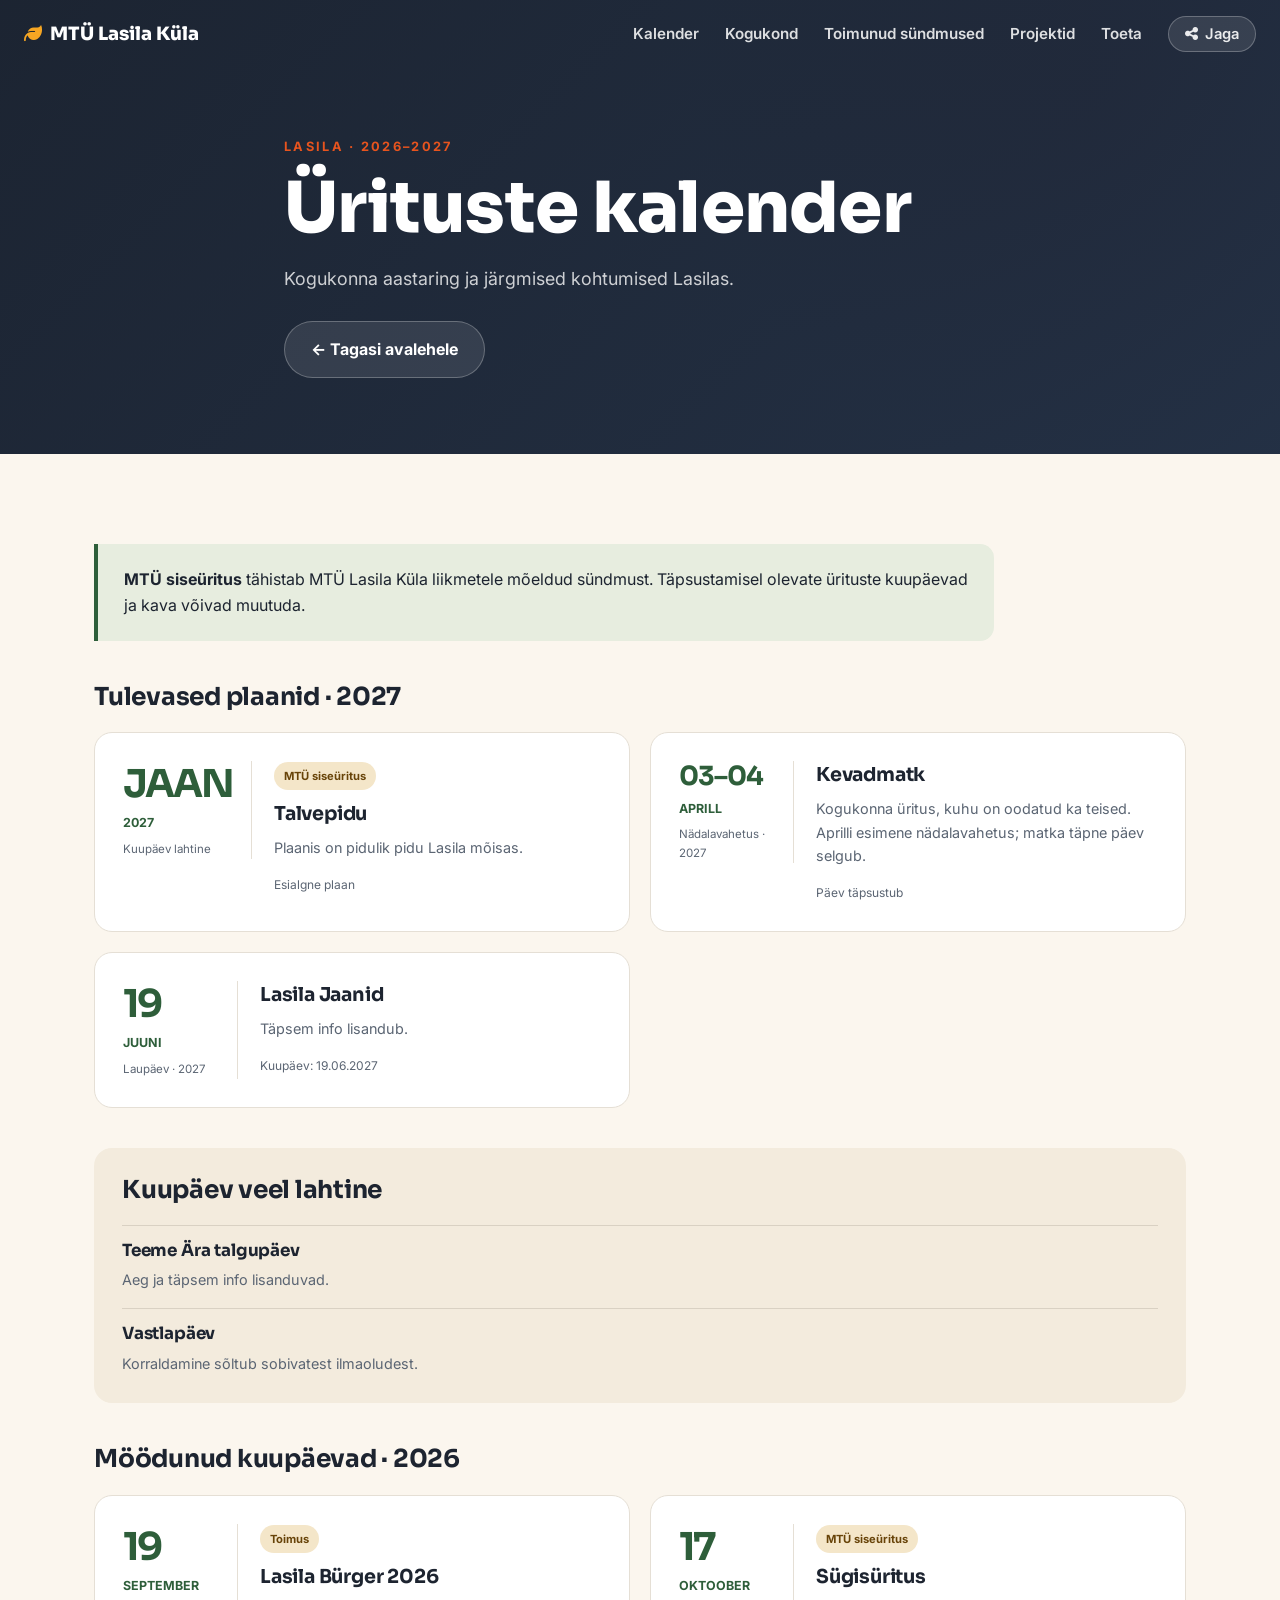
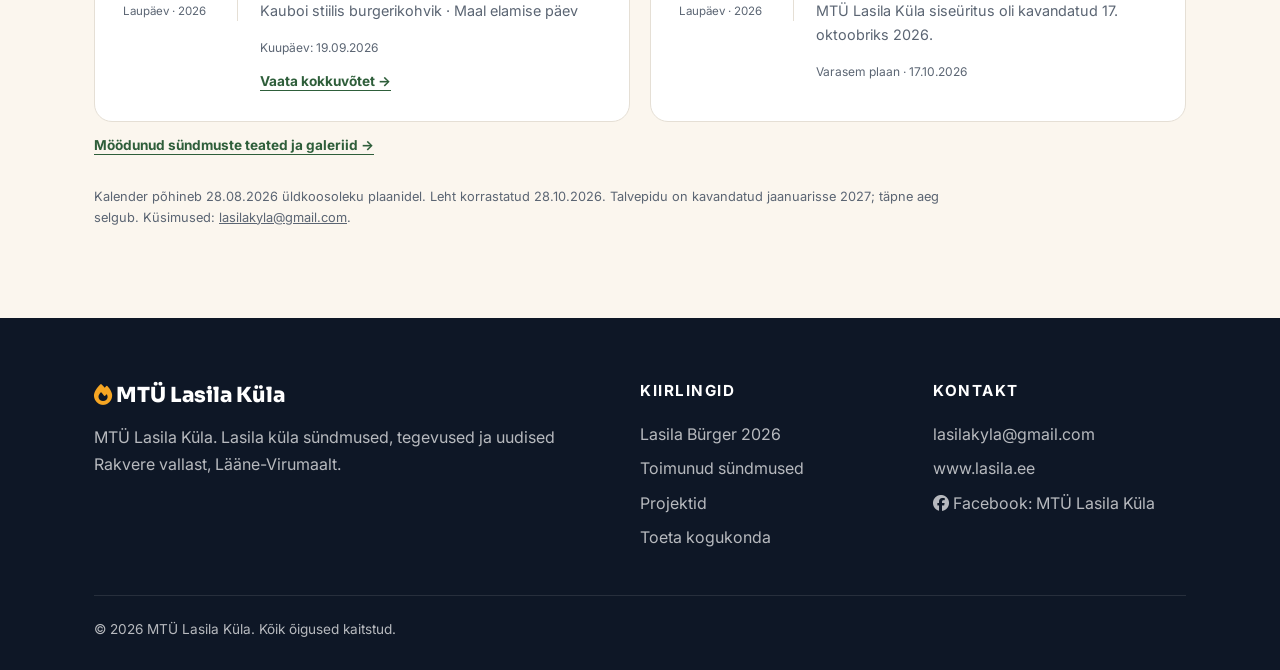
<file: kalender/index.html>
<!DOCTYPE html>
<html lang="et">
<head>
  <script data-goatcounter="https://lasila.goatcounter.com/count"
          async src="https://gc.zgo.at/count.js"></script>

  <meta charset="UTF-8" />
  <meta http-equiv="Cache-Control" content="no-cache, no-store, must-revalidate" />
  <meta http-equiv="Pragma" content="no-cache" />
  <meta http-equiv="Expires" content="0" />
  <meta name="viewport" content="width=device-width, initial-scale=1.0" />
  <title>Ürituste kalender · MTÜ Lasila Küla</title>
  <meta name="description" content="Lasila ürituste kalender 2026–2027. Kogukonna sündmused ja eraldi märgitud MTÜ siseüritused." />
  <meta name="robots" content="index, follow" />
  <link rel="canonical" href="https://www.lasila.ee/kalender/" />
  <link rel="icon" href="../favicon.svg" type="image/svg+xml" />
  <link rel="apple-touch-icon" href="../favicon.svg" />

  <meta property="og:type" content="website" />
  <meta property="og:title" content="Ürituste kalender · MTÜ Lasila Küla" />
  <meta property="og:description" content="Lasila kogukonna üritused ja MTÜ siseüritused 2026–2027." />
  <meta property="og:url" content="https://www.lasila.ee/kalender/" />
  <meta property="og:image" content="https://www.lasila.ee/images/jaanituli.jpg" />
  <meta property="og:locale" content="et_EE" />
  <meta property="og:site_name" content="MTÜ Lasila Küla" />

  <meta name="twitter:card" content="summary_large_image" />
  <meta name="twitter:title" content="Ürituste kalender · MTÜ Lasila Küla" />
  <meta name="twitter:description" content="Lasila kogukonna üritused ja MTÜ siseüritused 2026–2027." />
  <meta name="twitter:image" content="https://www.lasila.ee/images/jaanituli.jpg" />

  <link rel="preconnect" href="https://fonts.googleapis.com" />
  <link rel="preconnect" href="https://fonts.gstatic.com" crossorigin />
  <link href="https://fonts.googleapis.com/css2?family=Sora:wght@600;700;800&family=Inter:wght@400;500;600;700&display=swap" rel="stylesheet" />
  <link rel="stylesheet" href="https://cdn.jsdelivr.net/npm/@fortawesome/fontawesome-free@6.5.2/css/all.min.css" />
  <link rel="stylesheet" href="../css/style-20260820.css" />
  <link rel="stylesheet" href="../css/kalender-20260907.css" />
  <link rel="stylesheet" href="../css/projektid-20261028.css" />
</head>
<body>
  <nav class="nav" id="nav">
    <a href="../" class="nav__brand"><i class="fa-solid fa-leaf flame"></i> <span class="brand-full">MTÜ Lasila Küla</span><span class="brand-short">Lasila Küla</span></a>
    <div class="nav__links">
      <a href="./" aria-current="page">Kalender</a>
      <a href="../#kogukond">Kogukond</a>
      <a href="../toimunud-sundmused/">Toimunud sündmused</a>
      <a href="../projektid/">Projektid</a>
      <a href="../#annetus">Toeta</a>
      <button class="nav__share" id="share-btn" type="button" aria-label="Jaga lehte"><i class="fa-solid fa-share-nodes"></i> Jaga</button>
    </div>
    <button class="nav__burger" id="burger" aria-label="Menüü"><i class="fa-solid fa-bars"></i></button>
  </nav>

  <header class="subpage-hero"><div class="wrap subpage-hero__inner"><span class="eyebrow">Lasila · 2026–2027</span><h1>Ürituste kalender</h1><p>Kogukonna aastaring ja järgmised kohtumised Lasilas.</p><div class="subpage-actions"><a href="../" class="btn btn--ghost">← Tagasi avalehele</a></div></div></header>
  <main class="section section--cream"><div class="wrap">
    <p class="cal-note"><strong>MTÜ siseüritus</strong> tähistab MTÜ Lasila Küla liikmetele mõeldud sündmust. Täpsustamisel olevate ürituste kuupäevad ja kava võivad muutuda.</p>
    <section class="cal-season"><h2>Tulevased plaanid · 2027</h2><div class="cal-grid">
      <article class="cal-card"><div class="cal-date"><strong>JAAN</strong><span>2027</span><small>Kuupäev lahtine</small></div><div class="cal-body"><span class="cal-badge">MTÜ siseüritus</span><h3>Talvepidu</h3><p>Plaanis on pidulik pidu Lasila mõisas.</p><p class="cal-status">Esialgne plaan</p></div></article>
      <article class="cal-card"><div class="cal-date"><strong class="cal-range">03–04</strong><span>aprill</span><small>Nädalavahetus · 2027</small></div><div class="cal-body"><h3>Kevadmatk</h3><p>Kogukonna üritus, kuhu on oodatud ka teised. Aprilli esimene nädalavahetus; matka täpne päev selgub.</p><p class="cal-status">Päev täpsustub</p></div></article>
      <article class="cal-card"><div class="cal-date"><strong>19</strong><span>juuni</span><small>Laupäev · 2027</small></div><div class="cal-body"><h3>Lasila Jaanid</h3><p>Täpsem info lisandub.</p><p class="cal-status">Kuupäev: 19.06.2027</p></div></article>
    </div></section>
    <section class="cal-undated"><h2>Kuupäev veel lahtine</h2><div><h3>Teeme Ära talgupäev</h3><p>Aeg ja täpsem info lisanduvad.</p></div><div><h3>Vastlapäev</h3><p>Korraldamine sõltub sobivatest ilmaoludest.</p></div></section>
    <section class="cal-season"><h2>Möödunud kuupäevad · 2026</h2><div class="cal-grid">
      <article class="cal-card"><div class="cal-date"><strong>19</strong><span>september</span><small>Laupäev · 2026</small></div><div class="cal-body"><span class="cal-badge">Toimus</span><h3>Lasila Bürger 2026</h3><p>Kauboi stiilis burgerikohvik · Maal elamise päev</p><p class="cal-status">Kuupäev: 19.09.2026</p><a class="cal-link" href="../toimunud-sundmused/lasila-burger-2026/">Vaata kokkuvõtet →</a></div></article>
      <article class="cal-card"><div class="cal-date"><strong>17</strong><span>oktoober</span><small>Laupäev · 2026</small></div><div class="cal-body"><span class="cal-badge">MTÜ siseüritus</span><h3>Sügisüritus</h3><p>MTÜ Lasila Küla siseüritus oli kavandatud 17. oktoobriks 2026.</p><p class="cal-status">Varasem plaan · 17.10.2026</p></div></article>
    </div></section>
    <p><a class="cal-link" href="../toimunud-sundmused/">Möödunud sündmuste teated ja galeriid →</a></p>
    <p class="cal-source">Kalender põhineb 28.08.2026 üldkoosoleku plaanidel. Leht korrastatud 28.10.2026. Talvepidu on kavandatud jaanuarisse 2027; täpne aeg selgub. Küsimused: <a href="mailto:lasilakyla@gmail.com">lasilakyla@gmail.com</a>.</p>
  </div></main>
  <footer class="footer">
    <div class="wrap">
      <div class="footer__grid">
        <div>
          <div class="footer__brand"><i class="fa-solid fa-fire" style="color:var(--tuli-hele)"></i> MTÜ Lasila Küla</div>
          <p>MTÜ Lasila Küla. Lasila küla sündmused, tegevused ja uudised Rakvere vallast, Lääne-Virumaalt.</p>
        </div>
        <div>
          <h4>Kiirlingid</h4>
          <a href="../toimunud-sundmused/lasila-burger-2026/">Lasila Bürger 2026</a>
          <a href="../toimunud-sundmused/">Toimunud sündmused</a>
          <a href="../projektid/">Projektid</a>
          <a href="../#annetus">Toeta kogukonda</a>
        </div>
        <div>
          <h4>Kontakt</h4>
          <a href="mailto:lasilakyla@gmail.com">lasilakyla@gmail.com</a>
          <a href="https://www.lasila.ee">www.lasila.ee</a>
          <a href="https://www.facebook.com/profile.php?id=100092688721388" target="_blank" rel="noopener"><i class="fa-brands fa-facebook"></i> Facebook: MTÜ Lasila Küla</a>
        </div>
      </div>
      <div class="footer__bottom">
        <span>© 2026 MTÜ Lasila Küla. Kõik õigused kaitstud.</span>
      </div>
    </div>
  </footer>

  <script src="../js/main-20260820.js"></script>
</body>
</html>
</file>
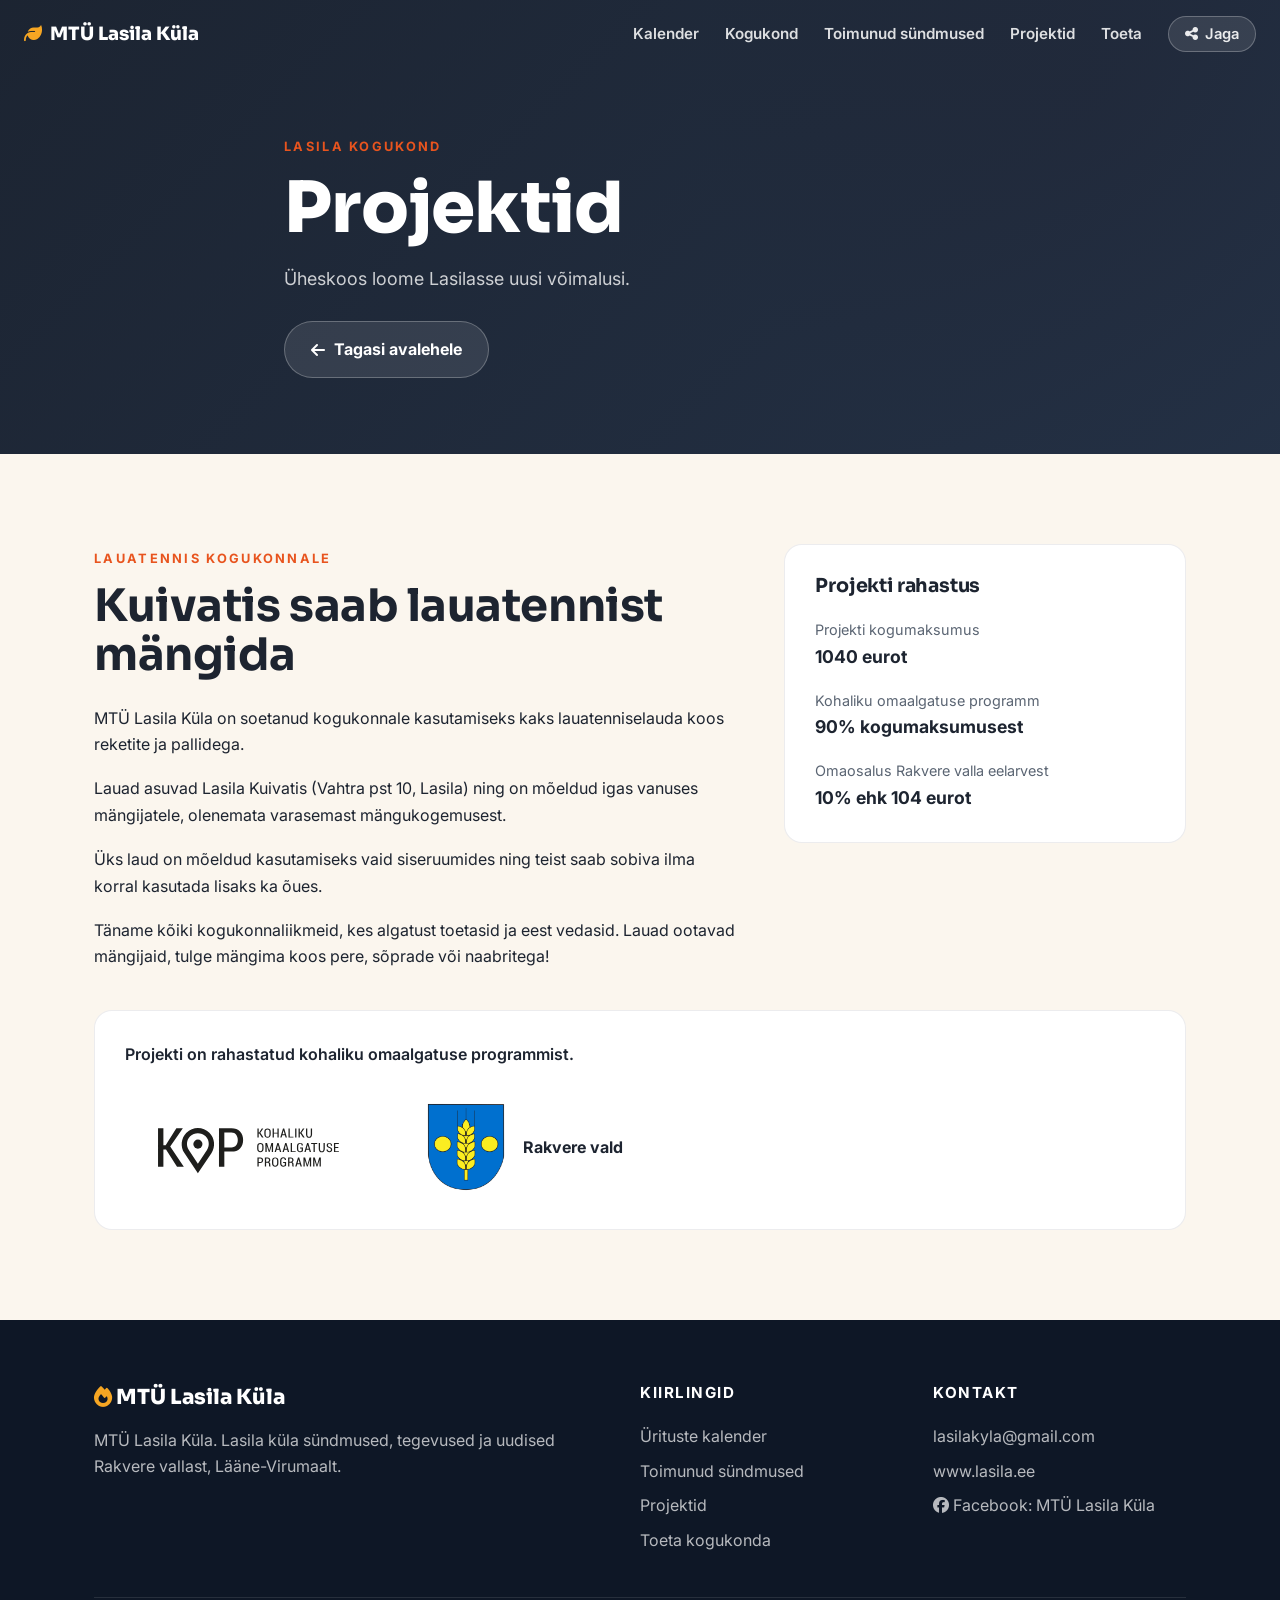
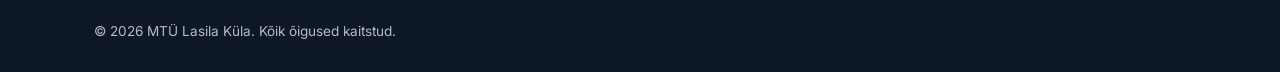
<file: projektid/index.html>
<!DOCTYPE html>
<html lang="et">
<head>
  <script data-goatcounter="https://lasila.goatcounter.com/count" async src="https://gc.zgo.at/count.js"></script>
  <meta charset="UTF-8" />
  <meta name="viewport" content="width=device-width, initial-scale=1.0" />
  <title>Projektid · MTÜ Lasila Küla</title>
  <meta name="description" content="Lasila kogukonna projektid. KOP-i ja Rakvere valla toel soetati Lasila Kuivatisse kaks lauatenniselauda koos reketite ja pallidega." />
  <meta name="robots" content="index, follow" />
  <link rel="canonical" href="https://www.lasila.ee/projektid/" />
  <link rel="icon" href="../favicon.svg" type="image/svg+xml" />
  <meta property="og:type" content="website" />
  <meta property="og:title" content="Projektid · MTÜ Lasila Küla" />
  <meta property="og:description" content="Kuivatis saab lauatennist mängida. Kaks lauatenniselauda kogukonnale KOP-i ja Rakvere valla toel." />
  <meta property="og:url" content="https://www.lasila.ee/projektid/" />
  <meta property="og:locale" content="et_EE" />
  <meta property="og:site_name" content="MTÜ Lasila Küla" />
  <meta name="twitter:card" content="summary" />
  <link rel="preconnect" href="https://fonts.googleapis.com" />
  <link rel="preconnect" href="https://fonts.gstatic.com" crossorigin />
  <link href="https://fonts.googleapis.com/css2?family=Sora:wght@600;700;800&family=Inter:wght@400;500;600;700&display=swap" rel="stylesheet" />
  <link rel="stylesheet" href="https://cdn.jsdelivr.net/npm/@fortawesome/fontawesome-free@6.5.2/css/all.min.css" />
  <link rel="stylesheet" href="../css/style-20260820.css" />
  <link rel="stylesheet" href="../css/projektid-20261028.css" />
</head>
<body>
  <nav class="nav" id="nav" aria-label="Peamenüü">
    <a href="../" class="nav__brand"><i class="fa-solid fa-leaf flame" aria-hidden="true"></i> <span class="brand-full">MTÜ Lasila Küla</span><span class="brand-short">Lasila Küla</span></a>
    <div class="nav__links">
      <a href="../kalender/">Kalender</a>
      <a href="../#kogukond">Kogukond</a>
      <a href="../toimunud-sundmused/">Toimunud sündmused</a>
      <a href="./" aria-current="page">Projektid</a>
      <a href="../#annetus">Toeta</a>
      <button class="nav__share" id="share-btn" type="button" aria-label="Jaga lehte"><i class="fa-solid fa-share-nodes" aria-hidden="true"></i> Jaga</button>
    </div>
    <button class="nav__burger" id="burger" aria-label="Menüü"><i class="fa-solid fa-bars" aria-hidden="true"></i></button>
  </nav>
  <header class="subpage-hero">
    <div class="wrap subpage-hero__inner">
      <span class="eyebrow">Lasila kogukond</span>
      <h1>Projektid</h1>
      <p>Üheskoos loome Lasilasse uusi võimalusi.</p>
      <div class="subpage-actions">
        <a href="../" class="btn btn--ghost"><i class="fa-solid fa-arrow-left" aria-hidden="true"></i> Tagasi avalehele</a>
      </div>
    </div>
  </header>
  <main>
    <section class="section section--cream" aria-labelledby="lauatennis-title">
      <article class="wrap project" id="lauatennis">
        <div class="project__layout">
          <div class="project__body">
            <span class="eyebrow">Lauatennis kogukonnale</span>
            <h2 id="lauatennis-title">Kuivatis saab lauatennist mängida</h2>
            <p>MTÜ Lasila Küla on soetanud kogukonnale kasutamiseks kaks lauatenniselauda koos reketite ja pallidega.</p>
            <p>Lauad asuvad Lasila Kuivatis (Vahtra pst 10, Lasila) ning on mõeldud igas vanuses mängijatele, olenemata varasemast mängukogemusest.</p>
            <p>Üks laud on mõeldud kasutamiseks vaid siseruumides ning teist saab sobiva ilma korral kasutada lisaks ka õues.</p>
            <p>Täname kõiki kogukonnaliikmeid, kes algatust toetasid ja eest vedasid. Lauad ootavad mängijaid, tulge mängima koos pere, sõprade või naabritega!</p>
          </div>
          <aside class="project__funding" aria-labelledby="funding-title">
            <h3 id="funding-title">Projekti rahastus</h3>
            <dl class="project__budget">
              <div><dt>Projekti kogumaksumus</dt><dd>1040 eurot</dd></div>
              <div><dt>Kohaliku omaalgatuse programm</dt><dd>90% kogumaksumusest</dd></div>
              <div><dt>Omaosalus Rakvere valla eelarvest</dt><dd>10% ehk 104 eurot</dd></div>
            </dl>
          </aside>
        </div>
        <div class="project__support">
          <p>Projekti on rahastatud kohaliku omaalgatuse programmist.</p>
          <div class="project__logos">
            <img class="project__kop" src="../images/kop-logo.svg" alt="Kohaliku omaalgatuse programm" width="246" height="104" />
            <a class="project__municipality" href="https://rakverevald.ee/">
              <img src="../images/rakvere-valla-vapp.png" alt="Rakvere valla vapp" width="78" height="88" />
              <span>Rakvere vald</span>
            </a>
          </div>
        </div>
      </article>
    </section>
  </main>
  <footer class="footer">
    <div class="wrap">
      <div class="footer__grid">
        <div>
          <div class="footer__brand"><i class="fa-solid fa-fire" style="color:var(--tuli-hele)" aria-hidden="true"></i> MTÜ Lasila Küla</div>
          <p>MTÜ Lasila Küla. Lasila küla sündmused, tegevused ja uudised Rakvere vallast, Lääne-Virumaalt.</p>
        </div>
        <div>
          <h4>Kiirlingid</h4>
          <a href="../kalender/">Ürituste kalender</a>
          <a href="../toimunud-sundmused/">Toimunud sündmused</a>
          <a href="./" aria-current="page">Projektid</a>
          <a href="../#annetus">Toeta kogukonda</a>
        </div>
        <div>
          <h4>Kontakt</h4>
          <a href="mailto:lasilakyla@gmail.com">lasilakyla@gmail.com</a>
          <a href="https://www.lasila.ee">www.lasila.ee</a>
          <a href="https://www.facebook.com/profile.php?id=100092688721388" target="_blank" rel="noopener"><i class="fa-brands fa-facebook" aria-hidden="true"></i> Facebook: MTÜ Lasila Küla</a>
        </div>
      </div>
      <div class="footer__bottom"><span>© 2026 MTÜ Lasila Küla. Kõik õigused kaitstud.</span></div>
    </div>
  </footer>
  <script src="../js/main-20260820.js"></script>
</body>
</html>
</file>
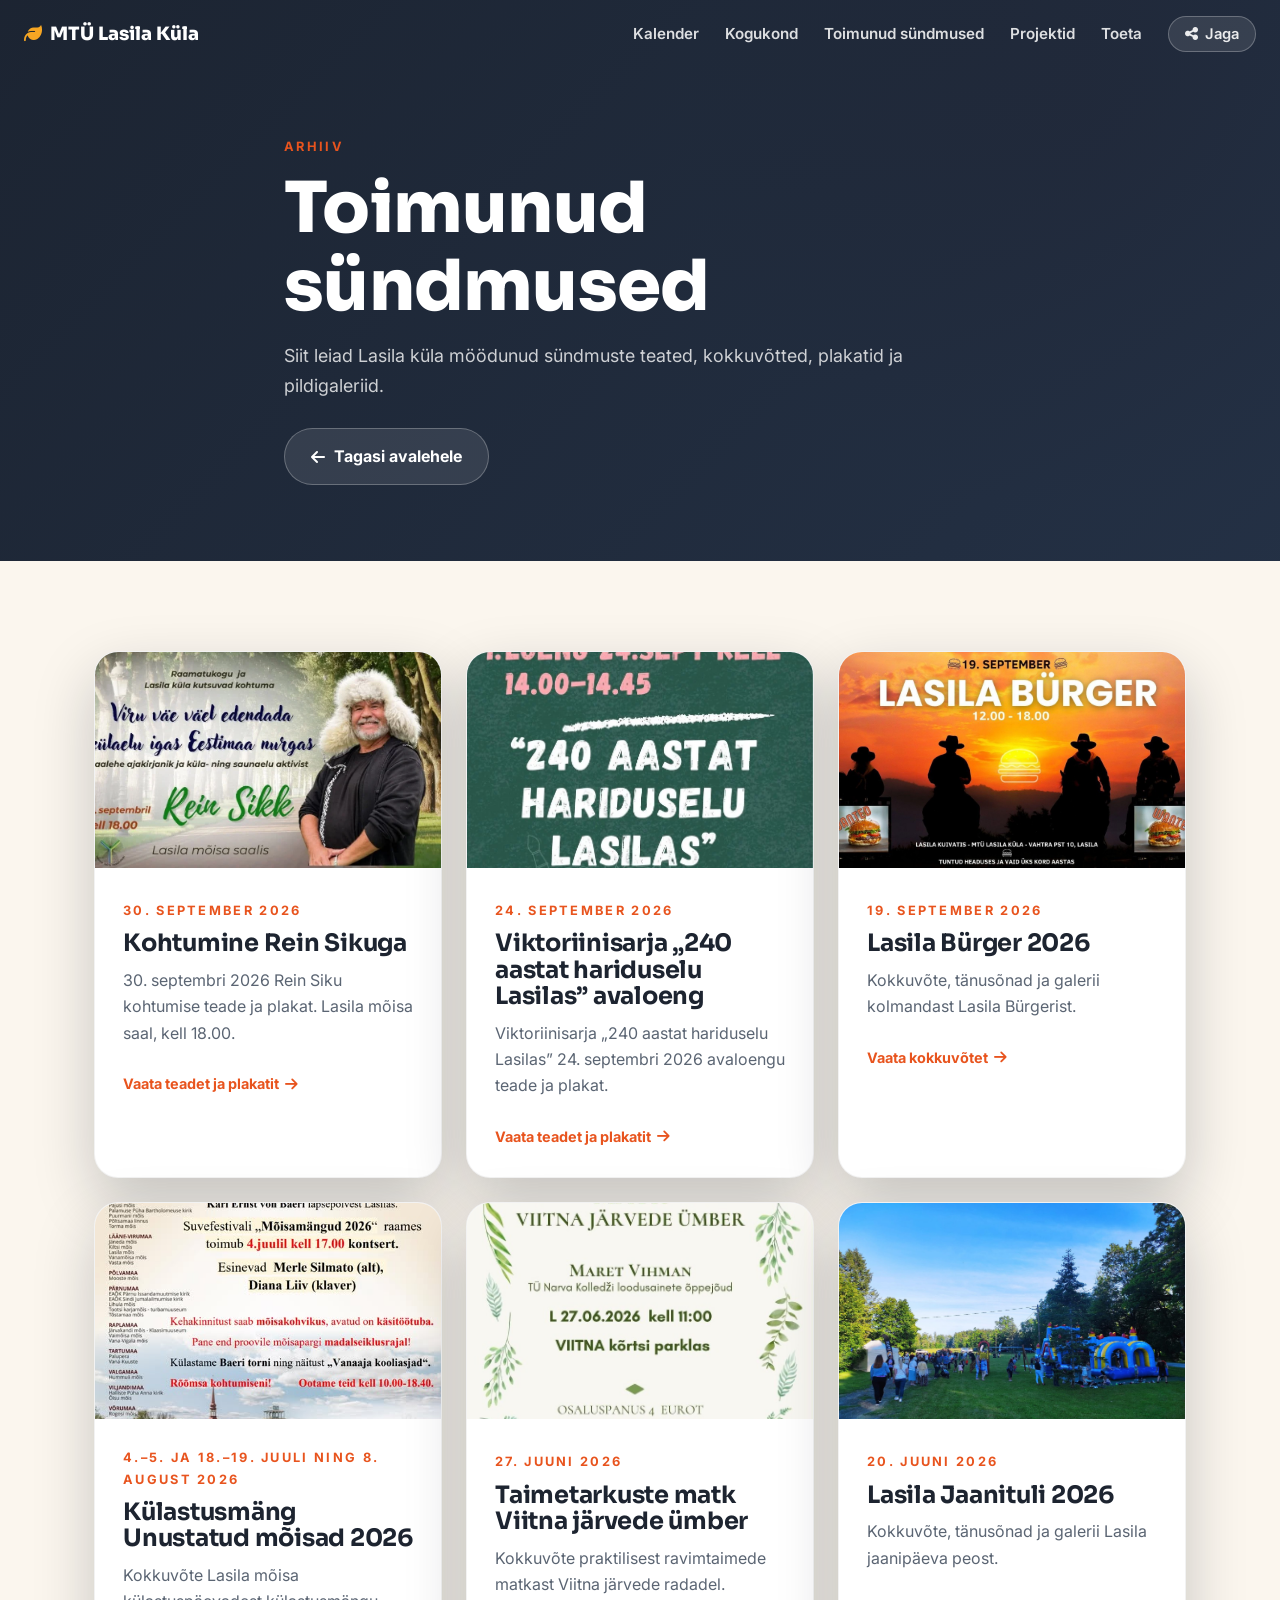
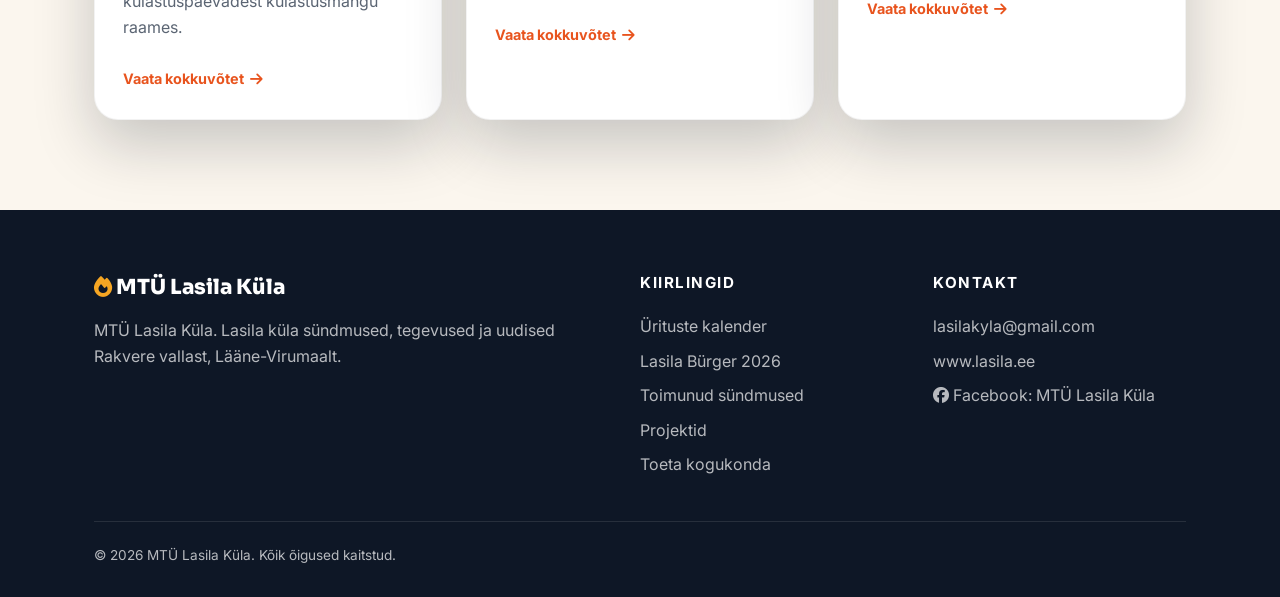
<file: toimunud-sundmused/index.html>
<!DOCTYPE html>
<html lang="et">
<head>
  <script data-goatcounter="https://lasila.goatcounter.com/count"
          async src="https://gc.zgo.at/count.js"></script>

  <meta charset="UTF-8" />
  <meta http-equiv="Cache-Control" content="no-cache, no-store, must-revalidate" />
  <meta http-equiv="Pragma" content="no-cache" />
  <meta http-equiv="Expires" content="0" />
  <meta name="viewport" content="width=device-width, initial-scale=1.0" />
  <title>Toimunud sündmused · MTÜ Lasila Küla</title>
  <meta name="description" content="MTÜ Lasila Küla möödunud sündmuste teated, kokkuvõtted ja galeriid." />
  <meta name="robots" content="index, follow" />
  <link rel="canonical" href="https://www.lasila.ee/toimunud-sundmused/" />
  <link rel="icon" href="../favicon.svg" type="image/svg+xml" />
  <link rel="apple-touch-icon" href="../favicon.svg" />

  <meta property="og:type" content="website" />
  <meta property="og:title" content="Toimunud sündmused · MTÜ Lasila Küla" />
  <meta property="og:description" content="MTÜ Lasila Küla möödunud sündmuste teated, kokkuvõtted ja galeriid." />
  <meta property="og:url" content="https://www.lasila.ee/toimunud-sundmused/" />
  <meta property="og:image" content="https://www.lasila.ee/images/jaanituli.jpg" />
  <meta property="og:locale" content="et_EE" />
  <meta property="og:site_name" content="MTÜ Lasila Küla" />

  <meta name="twitter:card" content="summary_large_image" />
  <meta name="twitter:title" content="Toimunud sündmused · MTÜ Lasila Küla" />
  <meta name="twitter:description" content="MTÜ Lasila Küla möödunud sündmuste teated, kokkuvõtted ja galeriid." />
  <meta name="twitter:image" content="https://www.lasila.ee/images/jaanituli.jpg" />

  <link rel="preconnect" href="https://fonts.googleapis.com" />
  <link rel="preconnect" href="https://fonts.gstatic.com" crossorigin />
  <link href="https://fonts.googleapis.com/css2?family=Sora:wght@600;700;800&family=Inter:wght@400;500;600;700&display=swap" rel="stylesheet" />
  <link rel="stylesheet" href="https://cdn.jsdelivr.net/npm/@fortawesome/fontawesome-free@6.5.2/css/all.min.css" />
  <link rel="stylesheet" href="../css/style-20260820.css" />
  <link rel="stylesheet" href="../css/projektid-20261028.css" />
</head>
<body>
  <nav class="nav" id="nav">
    <a href="../" class="nav__brand"><i class="fa-solid fa-leaf flame"></i> <span class="brand-full">MTÜ Lasila Küla</span><span class="brand-short">Lasila Küla</span></a>
    <div class="nav__links">
      <a href="../kalender/">Kalender</a>
      <a href="../#kogukond">Kogukond</a>
      <a href="./">Toimunud sündmused</a>
      <a href="../projektid/">Projektid</a>
      <a href="../#annetus">Toeta</a>
      <button class="nav__share" id="share-btn" type="button" aria-label="Jaga lehte"><i class="fa-solid fa-share-nodes"></i> Jaga</button>
    </div>
    <button class="nav__burger" id="burger" aria-label="Menüü"><i class="fa-solid fa-bars"></i></button>
  </nav>

  <header class="subpage-hero">
    <div class="wrap subpage-hero__inner">
      <span class="eyebrow">Arhiiv</span>
      <h1>Toimunud sündmused</h1>
      <p>Siit leiad Lasila küla möödunud sündmuste teated, kokkuvõtted, plakatid ja pildigaleriid.</p>
      <div class="subpage-actions">
        <a href="../" class="btn btn--ghost"><i class="fa-solid fa-arrow-left"></i> Tagasi avalehele</a>
      </div>
    </div>
  </header>

  <main>
    <section class="section section--cream">
      <div class="wrap">
        <div class="archive-grid">
          <a href="kohtumine-rein-sikuga-2026/" class="archive-card reveal">
            <img src="../images/rein-sikk-kohtumine-2026.webp" alt="Kohtumine Rein Sikuga — plakat" loading="lazy">
            <div class="archive-card__body">
              <span class="eyebrow">30. september 2026</span>
              <h2>Kohtumine Rein Sikuga</h2>
              <p>30. septembri 2026 Rein Siku kohtumise teade ja plakat. Lasila mõisa saal, kell 18.00.</p>
              <span class="tl-link">Vaata teadet ja plakatit <i class="fa-solid fa-arrow-right" aria-hidden="true"></i></span>
            </div>
          </a>
          <a href="viktoriinisarja-avaloeng-2026/" class="archive-card reveal">
            <img src="../images/viktoriinisari-hariduselu-2026.webp" alt="Viktoriinisarja „240 aastat hariduselu Lasilas” avaloeng — plakat" loading="lazy">
            <div class="archive-card__body">
              <span class="eyebrow">24. september 2026</span>
              <h2>Viktoriinisarja „240 aastat hariduselu Lasilas” avaloeng</h2>
              <p>Viktoriinisarja „240 aastat hariduselu Lasilas” 24. septembri 2026 avaloengu teade ja plakat.</p>
              <span class="tl-link">Vaata teadet ja plakatit <i class="fa-solid fa-arrow-right" aria-hidden="true"></i></span>
            </div>
          </a>
          <a href="lasila-burger-2026/" class="archive-card reveal">
            <img src="../images/lasila-burger-2026-poster.png" alt="Lasila Bürger 2026">
            <div class="archive-card__body">
              <span class="eyebrow">19. september 2026</span>
              <h2>Lasila Bürger 2026</h2>
              <p>Kokkuvõte, tänusõnad ja galerii kolmandast Lasila Bürgerist.</p>
              <span class="tl-link">Vaata kokkuvõtet <i class="fa-solid fa-arrow-right"></i></span>
            </div>
          </a>
          <a href="unustatud-moisad-2026/" class="archive-card reveal">
            <img src="../images/unustatud-moisad-2026-poster.png" alt="Külastusmäng Unustatud mõisad 2026">
            <div class="archive-card__body">
              <span class="eyebrow">4.–5. ja 18.–19. juuli ning 8. august 2026</span>
              <h2>Külastusmäng Unustatud mõisad 2026</h2>
              <p>Kokkuvõte Lasila mõisa külastuspäevadest külastusmängu raames.</p>
              <span class="tl-link">Vaata kokkuvõtet <i class="fa-solid fa-arrow-right"></i></span>
            </div>
          </a>
          <a href="taimetarkuste-matk-viitna-2026/" class="archive-card reveal">
            <img src="../images/viitna-matk-poster.png" alt="Taimetarkuste matk Viitna järvede ümber 2026">
            <div class="archive-card__body">
              <span class="eyebrow">27. juuni 2026</span>
              <h2>Taimetarkuste matk Viitna järvede ümber</h2>
              <p>Kokkuvõte praktilisest ravimtaimede matkast Viitna järvede radadel.</p>
              <span class="tl-link">Vaata kokkuvõtet <i class="fa-solid fa-arrow-right"></i></span>
            </div>
          </a>
          <a href="lasila-jaanituli-2026/" class="archive-card reveal">
            <img src="../images/jaanituli.jpg" alt="Lasila Jaanituli 2026">
            <div class="archive-card__body">
              <span class="eyebrow">20. juuni 2026</span>
              <h2>Lasila Jaanituli 2026</h2>
              <p>Kokkuvõte, tänusõnad ja galerii Lasila jaanipäeva peost.</p>
              <span class="tl-link">Vaata kokkuvõtet <i class="fa-solid fa-arrow-right"></i></span>
            </div>
          </a>
        </div>
      </div>
    </section>
  </main>

  <footer class="footer">
    <div class="wrap">
      <div class="footer__grid">
        <div>
          <div class="footer__brand"><i class="fa-solid fa-fire" style="color:var(--tuli-hele)"></i> MTÜ Lasila Küla</div>
          <p>MTÜ Lasila Küla. Lasila küla sündmused, tegevused ja uudised Rakvere vallast, Lääne-Virumaalt.</p>
        </div>
        <div>
          <h4>Kiirlingid</h4>
          <a href="../kalender/">Ürituste kalender</a>
          <a href="lasila-burger-2026/">Lasila Bürger 2026</a>
          <a href="./">Toimunud sündmused</a>
          <a href="../projektid/">Projektid</a>
          <a href="../#annetus">Toeta kogukonda</a>
        </div>
        <div>
          <h4>Kontakt</h4>
          <a href="mailto:lasilakyla@gmail.com">lasilakyla@gmail.com</a>
          <a href="https://www.lasila.ee">www.lasila.ee</a>
          <a href="https://www.facebook.com/profile.php?id=100092688721388" target="_blank" rel="noopener"><i class="fa-brands fa-facebook"></i> Facebook: MTÜ Lasila Küla</a>
        </div>
      </div>
      <div class="footer__bottom">
        <span>© 2026 MTÜ Lasila Küla. Kõik õigused kaitstud.</span>
      </div>
    </div>
  </footer>

  <script src="../js/main-20260820.js"></script>
</body>
</html>
</file>
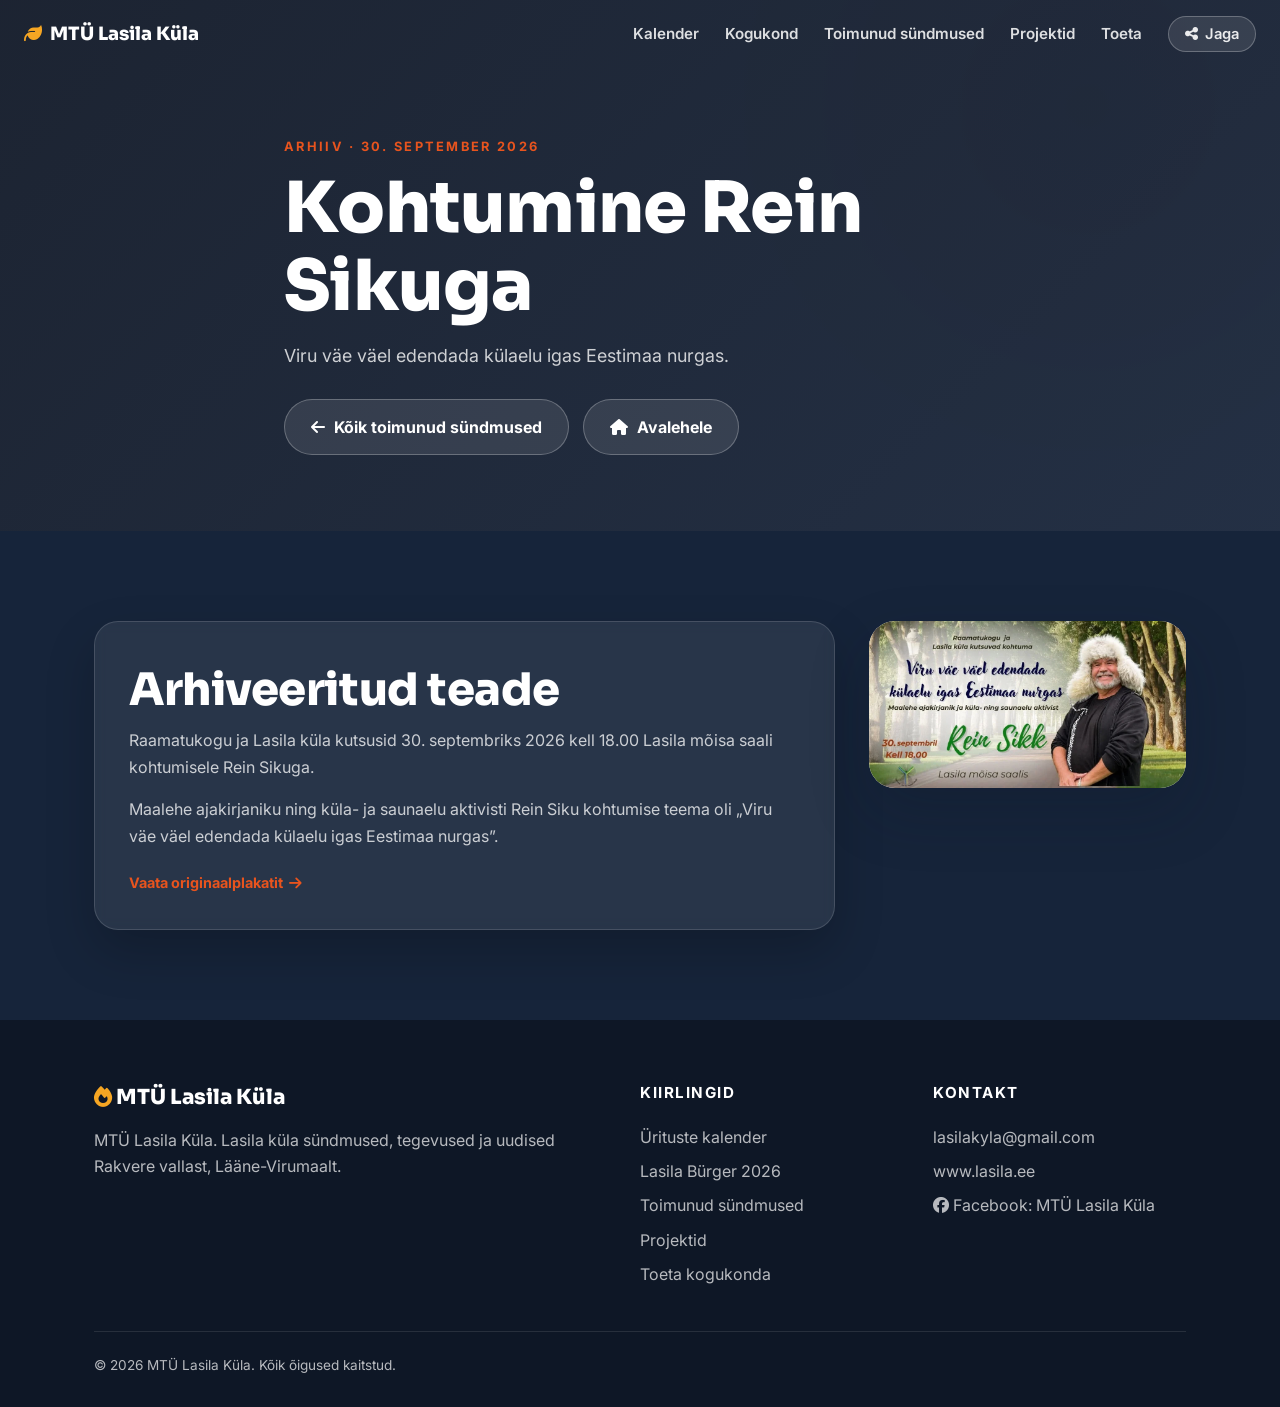
<file: toimunud-sundmused/kohtumine-rein-sikuga-2026/index.html>
<!DOCTYPE html>
<html lang="et">
<head>
  <script data-goatcounter="https://lasila.goatcounter.com/count" async src="https://gc.zgo.at/count.js"></script>
  <meta charset="UTF-8" />
  <meta name="viewport" content="width=device-width, initial-scale=1.0" />
  <title>Kohtumine Rein Sikuga · MTÜ Lasila Küla</title>
  <meta name="description" content="30. septembri 2026 Rein Siku kohtumise teade ja plakat. Lasila mõisa saal, kell 18.00." />
  <meta name="robots" content="index, follow" />
  <link rel="canonical" href="https://www.lasila.ee/toimunud-sundmused/kohtumine-rein-sikuga-2026/" />
  <link rel="icon" href="../../favicon.svg" type="image/svg+xml" />
  <meta property="og:type" content="article" />
  <meta property="og:title" content="Kohtumine Rein Sikuga · MTÜ Lasila Küla" />
  <meta property="og:description" content="30. septembri 2026 Rein Siku kohtumise teade ja plakat. Lasila mõisa saal, kell 18.00." />
  <meta property="og:url" content="https://www.lasila.ee/toimunud-sundmused/kohtumine-rein-sikuga-2026/" />
  <meta property="og:image" content="https://www.lasila.ee/images/rein-sikk-kohtumine-2026.webp" />
  <meta property="og:locale" content="et_EE" />
  <meta property="og:site_name" content="MTÜ Lasila Küla" />
  <meta name="twitter:card" content="summary_large_image" />
  <meta name="twitter:title" content="Kohtumine Rein Sikuga · MTÜ Lasila Küla" />
  <meta name="twitter:description" content="30. septembri 2026 Rein Siku kohtumise teade ja plakat. Lasila mõisa saal, kell 18.00." />
  <meta name="twitter:image" content="https://www.lasila.ee/images/rein-sikk-kohtumine-2026.webp" />
  <link rel="preconnect" href="https://fonts.googleapis.com" />
  <link rel="preconnect" href="https://fonts.gstatic.com" crossorigin />
  <link href="https://fonts.googleapis.com/css2?family=Sora:wght@600;700;800&amp;family=Inter:wght@400;500;600;700&amp;display=swap" rel="stylesheet" />
  <link rel="stylesheet" href="https://cdn.jsdelivr.net/npm/@fortawesome/fontawesome-free@6.5.2/css/all.min.css" />
  <link rel="stylesheet" href="../../css/style-20260820.css" />
  <link rel="stylesheet" href="../../css/projektid-20261028.css" />
</head>
<body>
  <nav class="nav" id="nav">
    <a href="../../" class="nav__brand"><i class="fa-solid fa-leaf flame"></i> <span class="brand-full">MTÜ Lasila Küla</span><span class="brand-short">Lasila Küla</span></a>
    <div class="nav__links">
      <a href="../../kalender/">Kalender</a>
      <a href="../../#kogukond">Kogukond</a>
      <a href="../">Toimunud sündmused</a>
      <a href="../../projektid/">Projektid</a>
      <a href="../../#annetus">Toeta</a>
      <button class="nav__share" id="share-btn" type="button" aria-label="Jaga lehte"><i class="fa-solid fa-share-nodes"></i> Jaga</button>
    </div>
    <button class="nav__burger" id="burger" aria-label="Menüü"><i class="fa-solid fa-bars"></i></button>
  </nav>

  <header class="subpage-hero">
    <div class="wrap subpage-hero__inner">
      <span class="eyebrow">Arhiiv · 30. september 2026</span>
      <h1>Kohtumine Rein Sikuga</h1>
      <p>Viru väe väel edendada külaelu igas Eestimaa nurgas.</p>
      <div class="subpage-actions">
        <a href="../" class="btn btn--ghost"><i class="fa-solid fa-arrow-left" aria-hidden="true"></i> Kõik toimunud sündmused</a>
        <a href="../../" class="btn btn--ghost"><i class="fa-solid fa-house" aria-hidden="true"></i> Avalehele</a>
      </div>
    </div>
  </header>
  <main>
    <section class="section section--dark" aria-labelledby="notice-title">
      <div class="wrap past-event-summary">
        <article class="summary-text">
          <h2 id="notice-title" class="section__title">Arhiveeritud teade</h2>
            <p>Raamatukogu ja Lasila küla kutsusid 30. septembriks 2026 kell 18.00 Lasila mõisa saali kohtumisele Rein Sikuga.</p>
            <p>Maalehe ajakirjaniku ning küla- ja saunaelu aktivisti Rein Siku kohtumise teema oli „Viru väe väel edendada külaelu igas Eestimaa nurgas”.</p>
          <p><a class="tl-link" href="../../images/rein-sikk-kohtumine-2026.webp">Vaata originaalplakatit <i class="fa-solid fa-arrow-right" aria-hidden="true"></i></a></p>
        </article>
        <figure class="event-poster">
          <a href="../../images/rein-sikk-kohtumine-2026.webp" aria-label="Vaata plakatit suuremalt: Kohtumine Rein Sikuga">
            <img src="../../images/rein-sikk-kohtumine-2026.webp" alt="30. september 2026: Kohtumine Rein Sikuga — algne plakat" />
          </a>
        </figure>
      </div>
    </section>
  </main>
  <footer class="footer">
    <div class="wrap">
      <div class="footer__grid">
        <div>
          <div class="footer__brand"><i class="fa-solid fa-fire" style="color:var(--tuli-hele)"></i> MTÜ Lasila Küla</div>
          <p>MTÜ Lasila Küla. Lasila küla sündmused, tegevused ja uudised Rakvere vallast, Lääne-Virumaalt.</p>
        </div>
        <div>
          <h4>Kiirlingid</h4>
          <a href="../../kalender/">Ürituste kalender</a>
          <a href="../lasila-burger-2026/">Lasila Bürger 2026</a>
          <a href="../">Toimunud sündmused</a>
          <a href="../../projektid/">Projektid</a>
          <a href="../../#annetus">Toeta kogukonda</a>
        </div>
        <div>
          <h4>Kontakt</h4>
          <a href="mailto:lasilakyla@gmail.com">lasilakyla@gmail.com</a>
          <a href="https://www.lasila.ee">www.lasila.ee</a>
          <a href="https://www.facebook.com/profile.php?id=100092688721388" target="_blank" rel="noopener"><i class="fa-brands fa-facebook"></i> Facebook: MTÜ Lasila Küla</a>
        </div>
      </div>
      <div class="footer__bottom">
        <span>© 2026 MTÜ Lasila Küla. Kõik õigused kaitstud.</span>
      </div>
    </div>
  </footer>

  <script src="../../js/main-20260820.js"></script>
</body>
</html>
</file>
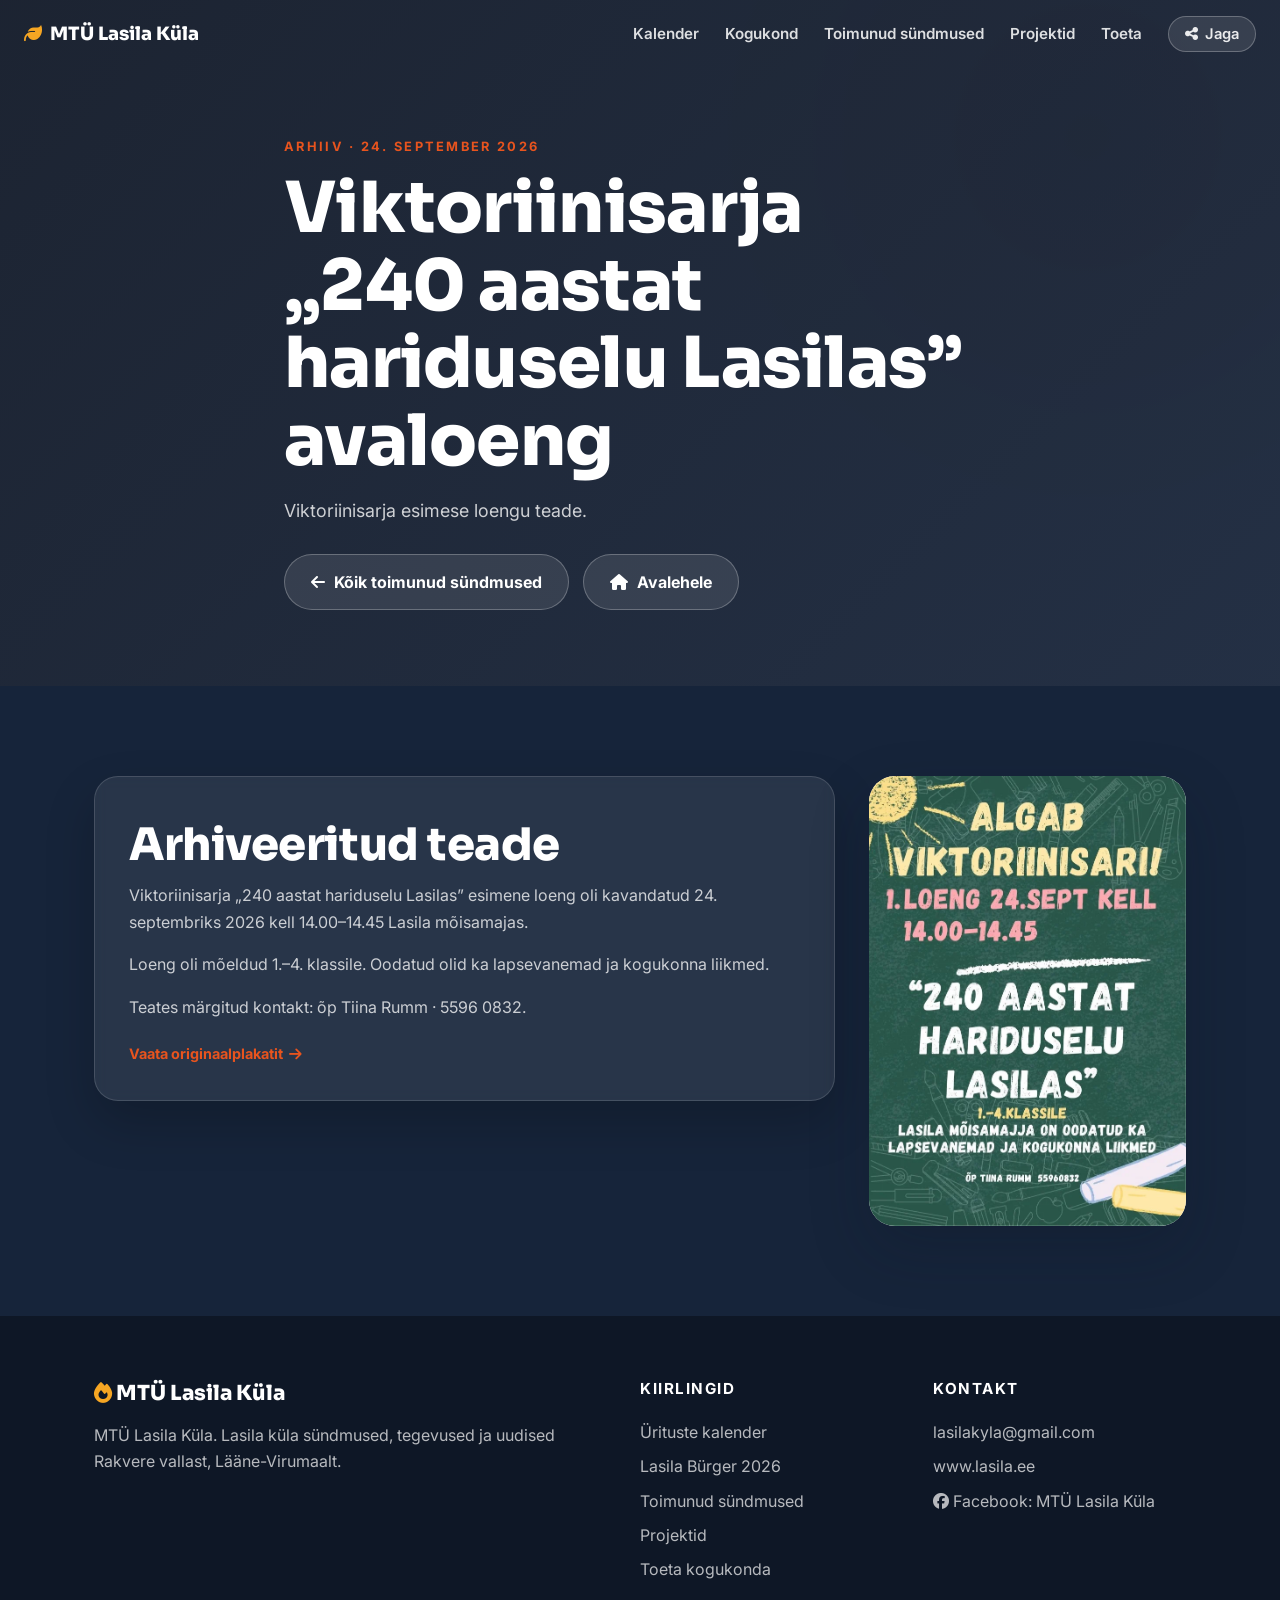
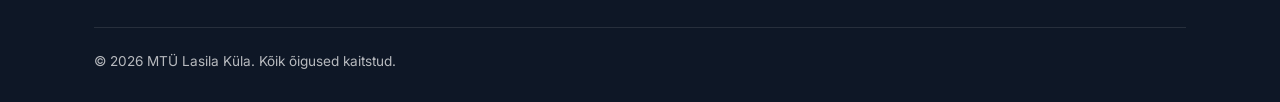
<file: toimunud-sundmused/viktoriinisarja-avaloeng-2026/index.html>
<!DOCTYPE html>
<html lang="et">
<head>
  <script data-goatcounter="https://lasila.goatcounter.com/count" async src="https://gc.zgo.at/count.js"></script>
  <meta charset="UTF-8" />
  <meta name="viewport" content="width=device-width, initial-scale=1.0" />
  <title>Viktoriinisarja „240 aastat hariduselu Lasilas” avaloeng · MTÜ Lasila Küla</title>
  <meta name="description" content="Viktoriinisarja „240 aastat hariduselu Lasilas” 24. septembri 2026 avaloengu teade ja plakat." />
  <meta name="robots" content="index, follow" />
  <link rel="canonical" href="https://www.lasila.ee/toimunud-sundmused/viktoriinisarja-avaloeng-2026/" />
  <link rel="icon" href="../../favicon.svg" type="image/svg+xml" />
  <meta property="og:type" content="article" />
  <meta property="og:title" content="Viktoriinisarja „240 aastat hariduselu Lasilas” avaloeng · MTÜ Lasila Küla" />
  <meta property="og:description" content="Viktoriinisarja „240 aastat hariduselu Lasilas” 24. septembri 2026 avaloengu teade ja plakat." />
  <meta property="og:url" content="https://www.lasila.ee/toimunud-sundmused/viktoriinisarja-avaloeng-2026/" />
  <meta property="og:image" content="https://www.lasila.ee/images/viktoriinisari-hariduselu-2026.webp" />
  <meta property="og:locale" content="et_EE" />
  <meta property="og:site_name" content="MTÜ Lasila Küla" />
  <meta name="twitter:card" content="summary_large_image" />
  <meta name="twitter:title" content="Viktoriinisarja „240 aastat hariduselu Lasilas” avaloeng · MTÜ Lasila Küla" />
  <meta name="twitter:description" content="Viktoriinisarja „240 aastat hariduselu Lasilas” 24. septembri 2026 avaloengu teade ja plakat." />
  <meta name="twitter:image" content="https://www.lasila.ee/images/viktoriinisari-hariduselu-2026.webp" />
  <link rel="preconnect" href="https://fonts.googleapis.com" />
  <link rel="preconnect" href="https://fonts.gstatic.com" crossorigin />
  <link href="https://fonts.googleapis.com/css2?family=Sora:wght@600;700;800&amp;family=Inter:wght@400;500;600;700&amp;display=swap" rel="stylesheet" />
  <link rel="stylesheet" href="https://cdn.jsdelivr.net/npm/@fortawesome/fontawesome-free@6.5.2/css/all.min.css" />
  <link rel="stylesheet" href="../../css/style-20260820.css" />
  <link rel="stylesheet" href="../../css/projektid-20261028.css" />
</head>
<body>
  <nav class="nav" id="nav">
    <a href="../../" class="nav__brand"><i class="fa-solid fa-leaf flame"></i> <span class="brand-full">MTÜ Lasila Küla</span><span class="brand-short">Lasila Küla</span></a>
    <div class="nav__links">
      <a href="../../kalender/">Kalender</a>
      <a href="../../#kogukond">Kogukond</a>
      <a href="../">Toimunud sündmused</a>
      <a href="../../projektid/">Projektid</a>
      <a href="../../#annetus">Toeta</a>
      <button class="nav__share" id="share-btn" type="button" aria-label="Jaga lehte"><i class="fa-solid fa-share-nodes"></i> Jaga</button>
    </div>
    <button class="nav__burger" id="burger" aria-label="Menüü"><i class="fa-solid fa-bars"></i></button>
  </nav>

  <header class="subpage-hero">
    <div class="wrap subpage-hero__inner">
      <span class="eyebrow">Arhiiv · 24. september 2026</span>
      <h1>Viktoriinisarja „240 aastat hariduselu Lasilas” avaloeng</h1>
      <p>Viktoriinisarja esimese loengu teade.</p>
      <div class="subpage-actions">
        <a href="../" class="btn btn--ghost"><i class="fa-solid fa-arrow-left" aria-hidden="true"></i> Kõik toimunud sündmused</a>
        <a href="../../" class="btn btn--ghost"><i class="fa-solid fa-house" aria-hidden="true"></i> Avalehele</a>
      </div>
    </div>
  </header>
  <main>
    <section class="section section--dark" aria-labelledby="notice-title">
      <div class="wrap past-event-summary">
        <article class="summary-text">
          <h2 id="notice-title" class="section__title">Arhiveeritud teade</h2>
            <p>Viktoriinisarja „240 aastat hariduselu Lasilas” esimene loeng oli kavandatud 24. septembriks 2026 kell 14.00–14.45 Lasila mõisamajas.</p>
            <p>Loeng oli mõeldud 1.–4. klassile. Oodatud olid ka lapsevanemad ja kogukonna liikmed.</p>
            <p>Teates märgitud kontakt: õp Tiina Rumm · <a href="tel:+37255960832">5596 0832</a>.</p>
          <p><a class="tl-link" href="../../images/viktoriinisari-hariduselu-2026.webp">Vaata originaalplakatit <i class="fa-solid fa-arrow-right" aria-hidden="true"></i></a></p>
        </article>
        <figure class="event-poster">
          <a href="../../images/viktoriinisari-hariduselu-2026.webp" aria-label="Vaata plakatit suuremalt: Viktoriinisarja „240 aastat hariduselu Lasilas” avaloeng">
            <img src="../../images/viktoriinisari-hariduselu-2026.webp" alt="24. september 2026: Viktoriinisarja „240 aastat hariduselu Lasilas” avaloeng — algne plakat" />
          </a>
        </figure>
      </div>
    </section>
  </main>
  <footer class="footer">
    <div class="wrap">
      <div class="footer__grid">
        <div>
          <div class="footer__brand"><i class="fa-solid fa-fire" style="color:var(--tuli-hele)"></i> MTÜ Lasila Küla</div>
          <p>MTÜ Lasila Küla. Lasila küla sündmused, tegevused ja uudised Rakvere vallast, Lääne-Virumaalt.</p>
        </div>
        <div>
          <h4>Kiirlingid</h4>
          <a href="../../kalender/">Ürituste kalender</a>
          <a href="../lasila-burger-2026/">Lasila Bürger 2026</a>
          <a href="../">Toimunud sündmused</a>
          <a href="../../projektid/">Projektid</a>
          <a href="../../#annetus">Toeta kogukonda</a>
        </div>
        <div>
          <h4>Kontakt</h4>
          <a href="mailto:lasilakyla@gmail.com">lasilakyla@gmail.com</a>
          <a href="https://www.lasila.ee">www.lasila.ee</a>
          <a href="https://www.facebook.com/profile.php?id=100092688721388" target="_blank" rel="noopener"><i class="fa-brands fa-facebook"></i> Facebook: MTÜ Lasila Küla</a>
        </div>
      </div>
      <div class="footer__bottom">
        <span>© 2026 MTÜ Lasila Küla. Kõik õigused kaitstud.</span>
      </div>
    </div>
  </footer>

  <script src="../../js/main-20260820.js"></script>
</body>
</html>
</file>
<file: css/style-20260820.css>
/* ===========================================================
   Lasila Kogukonnaportaal — Avaleht
   Värvid: lõke-oranž aktsent, öösinine taust, soe kreem sisu
   =========================================================== */

:root {
  --tuli:        #E8541E;   /* lõke-oranž */
  --tuli-hele:   #F6A623;   /* leegi kollakas */
  --oo:          #0E1726;   /* öösinine */
  --oo-2:        #16243a;   /* tumesinine sektsioon */
  --kreem:       #FBF6EE;   /* soe taust */
  --kreem-2:     #F3EBDD;
  --roheline:    #2E5E3A;   /* maastiku roheline */
  --tekst:       #1d2430;
  --tekst-hele:  #5b6573;
  --valge:       #ffffff;
  --vari:        0 10px 30px rgba(14, 23, 38, .12);
  --vari-suur:   0 24px 60px rgba(14, 23, 38, .22);
  --raadius:     18px;
  --max:         1140px;
}

* { margin: 0; padding: 0; box-sizing: border-box; }

html { scroll-behavior: smooth; }

body {
  font-family: 'Inter', system-ui, -apple-system, sans-serif;
  color: var(--tekst);
  background: var(--kreem);
  line-height: 1.65;
  -webkit-font-smoothing: antialiased;
}

h1, h2, h3, .display {
  font-family: 'Sora', 'Inter', sans-serif;
  line-height: 1.1;
  letter-spacing: -0.01em;
}

a { color: inherit; text-decoration: none; }

.wrap { max-width: var(--max); margin: 0 auto; padding: 0 24px; }

.eyebrow {
  display: inline-block;
  font-size: .8rem;
  font-weight: 700;
  letter-spacing: .18em;
  text-transform: uppercase;
  color: var(--tuli);
}

/* ---------- NAV ---------- */
.nav {
  position: fixed; top: 0; left: 0; right: 0; z-index: 100;
  display: flex; align-items: center; justify-content: space-between;
  padding: 16px 24px;
  transition: background .3s ease, padding .3s ease, box-shadow .3s ease;
}
.nav.scrolled {
  background: rgba(14, 23, 38, .92);
  backdrop-filter: blur(10px);
  padding: 10px 24px;
  box-shadow: 0 4px 20px rgba(0,0,0,.25);
}
.nav__brand {
  font-family: 'Sora', sans-serif;
  font-weight: 800;
  color: #fff;
  font-size: 1.15rem;
  display: flex; align-items: center; gap: 8px;
}
.nav__brand .flame { color: var(--tuli-hele); }
.brand-short { display: none; }
.brand-full  { display: inline; }
.nav__links { display: flex; gap: 26px; align-items: center; }
.nav__links a {
  color: rgba(255,255,255,.85);
  font-weight: 600; font-size: .95rem;
  transition: color .2s;
}
.nav__links a:hover { color: var(--tuli-hele); }
.nav__cta {
  background: var(--tuli); color: #fff !important;
  padding: 9px 18px; border-radius: 999px;
  font-weight: 700 !important;
}
.nav__cta:hover { background: var(--tuli-hele); color: var(--oo) !important; }
.nav__share {
  background: rgba(255,255,255,.1); color: rgba(255,255,255,.9);
  border: 1px solid rgba(255,255,255,.25); border-radius: 999px;
  padding: 8px 16px; font-weight: 600; font-size: .92rem; cursor: pointer;
  font-family: inherit; display: inline-flex; align-items: center; gap: 7px;
  transition: background .2s, color .2s;
}
.nav__share:hover { background: var(--tuli-hele); color: var(--oo); border-color: var(--tuli-hele); }
.nav__share.copied { background: var(--roheline); color: #fff; border-color: var(--roheline); }
.nav__burger { display: none; background: none; border: 0; color: #fff; font-size: 1.5rem; cursor: pointer; }

/* Ajakava link */
.tl-link {
  display: inline-flex; align-items: center; gap: 6px;
  margin-top: 6px; font-weight: 700; font-size: .9rem; color: var(--tuli);
}
.tl-link:hover { text-decoration: underline; }

/* Unustatud mõisad info */
.mois-info {
  margin-top: 26px; padding: 22px 24px;
  background: rgba(255,255,255,.06); border: 1px solid rgba(255,255,255,.12);
  border-left: 4px solid var(--tuli); border-radius: 14px;
}
.mois-info h3 { font-size: 1.08rem; color: #fff; margin-bottom: 8px; display: flex; align-items: center; gap: 9px; }
.mois-info h3 i { color: var(--tuli-hele); }
.mois-info > p { color: rgba(255,255,255,.7); font-size: .95rem; margin-bottom: 12px; }
.mois-dates { list-style: none; display: flex; flex-wrap: wrap; gap: 10px; margin-bottom: 14px; }
.mois-dates li {
  background: rgba(246,166,35,.15); color: var(--tuli-hele);
  border: 1px solid rgba(246,166,35,.35); border-radius: 8px;
  padding: 5px 12px; font-weight: 700; font-size: .9rem;
}
.mois-link { color: var(--tuli-hele); font-weight: 700; font-size: .92rem; display: inline-flex; align-items: center; gap: 6px; }
.mois-link:hover { text-decoration: underline; }

/* ---------- HERO ---------- */
.hero {
  position: relative;
  min-height: 100vh;
  display: flex; align-items: center;
  color: #fff;
  overflow: hidden;
  background: #0a0f1a;
}
/* Täisekraan suvine taust, hajub servades tausta tooni */
.hero__bg {
  position: absolute; inset: 0; z-index: 0;
  background: url('../images/mois-peahoone.jpg') center 42% / cover no-repeat;
  transform: scale(1.06);
  animation: heroZoom 22s ease-in-out infinite alternate;
}
@keyframes heroZoom {
  from { transform: scale(1.06); }
  to   { transform: scale(1.15); }
}
/* Overlay: loetavus + sujuv hajumine alla ja külgedele */
.hero::before {
  content: ''; position: absolute; inset: 0; z-index: 1; pointer-events: none;
  background:
    linear-gradient(90deg, rgba(10,15,26,.85) 0%, rgba(10,15,26,.55) 38%, rgba(10,15,26,.15) 70%, rgba(10,15,26,.35) 100%),
    radial-gradient(120% 80% at 65% 30%, rgba(232,84,30,.18) 0%, rgba(232,84,30,0) 55%),
    linear-gradient(180deg, rgba(10,15,26,.55) 0%, rgba(10,15,26,0) 28%, rgba(10,15,26,.2) 62%, var(--kreem) 100%);
}
.hero__inner {
  position: relative; z-index: 2;
  width: 100%;
  max-width: 720px;
  padding: 120px 0 90px;
}
.hero__sub { text-shadow: 0 2px 12px rgba(0,0,0,.4); }
.hero__meta { text-shadow: 0 2px 12px rgba(0,0,0,.5); }

/* Scroll-vihje */
.hero__scroll {
  position: absolute; bottom: 26px; left: 50%; transform: translateX(-50%);
  z-index: 2; color: rgba(255,255,255,.65); font-size: 1.3rem;
  animation: bob 1.8s ease-in-out infinite;
}
@keyframes bob { 0%,100% { transform: translateX(-50%) translateY(0); } 50% { transform: translateX(-50%) translateY(8px); } }
.hero__badge {
  display: inline-flex; align-items: center; gap: 8px;
  background: rgba(232,84,30,.15);
  border: 1px solid rgba(246,166,35,.4);
  color: var(--tuli-hele);
  padding: 7px 16px; border-radius: 999px;
  font-weight: 700; font-size: .85rem; letter-spacing: .04em;
  margin-bottom: 22px;
}
.hero__title {
  font-size: clamp(3rem, 8vw, 6rem);
  font-weight: 800;
  margin-bottom: 14px;
  color: #fff;
  text-shadow: 0 6px 40px rgba(0,0,0,.38);
}
.hero__meta {
  font-size: 1.25rem; font-weight: 600; color: #fff;
  margin-bottom: 8px;
}
.hero__meta .dot { color: var(--tuli-hele); margin: 0 10px; }
.hero__sub { color: rgba(255,255,255,.85); font-size: 1.1rem; max-width: 540px; margin-bottom: 30px; }
.hero__actions { display: flex; gap: 14px; flex-wrap: wrap; }

.btn {
  display: inline-flex; align-items: center; gap: 9px;
  padding: 14px 26px; border-radius: 999px;
  font-weight: 700; font-size: 1rem; cursor: pointer; border: 0;
  transition: transform .2s, box-shadow .2s, background .2s;
}
.btn--primary { background: var(--tuli); color: #fff; box-shadow: 0 10px 28px rgba(232,84,30,.45); }
.btn--primary:hover { transform: translateY(-3px); box-shadow: 0 16px 36px rgba(232,84,30,.55); }
.btn--leaf { background: var(--roheline); color: #fff; box-shadow: 0 10px 28px rgba(46,94,58,.35); }
.btn--leaf:hover { transform: translateY(-3px); box-shadow: 0 16px 36px rgba(46,94,58,.45); }
.btn--ghost { background: rgba(255,255,255,.1); color: #fff; border: 1px solid rgba(255,255,255,.25); }
.btn--ghost:hover { background: rgba(255,255,255,.2); transform: translateY(-3px); }

/* Countdown */
.countdown { display: flex; gap: 14px; margin-top: 34px; }
.cd__box {
  background: rgba(255,255,255,.07);
  border: 1px solid rgba(255,255,255,.14);
  border-radius: 14px;
  padding: 14px 18px; text-align: center; min-width: 76px;
  backdrop-filter: blur(6px);
}
.cd__num { font-family: 'Sora',sans-serif; font-size: 2rem; font-weight: 800; color: var(--tuli-hele); }
.cd__lbl { font-size: .7rem; text-transform: uppercase; letter-spacing: .14em; color: rgba(255,255,255,.6); }

/* ---------- SEKTSIOONID ---------- */
.section { padding: 90px 0; }
.section--dark { background: var(--oo-2); color: #fff; }
.section--cream { background: var(--kreem); }
.section--leaf { background: linear-gradient(180deg, var(--kreem) 0%, #eef5e8 100%); }
.section__head { text-align: center; max-width: 640px; margin: 0 auto 54px; }
.section__title { font-size: clamp(2rem, 4vw, 2.8rem); font-weight: 800; margin: 10px 0 12px; }
.section__lead { color: var(--tekst-hele); font-size: 1.08rem; }
.section--dark .section__lead { color: rgba(255,255,255,.7); }

/* ---------- ALAMLEHED JA ARHIIV ---------- */
.subpage-hero {
  background:
    linear-gradient(135deg, rgba(14,23,38,.94), rgba(22,36,58,.94)),
    radial-gradient(circle at 85% 20%, rgba(232,84,30,.3), transparent 34%);
  color: #fff; padding: 132px 0 76px;
}
.subpage-hero__inner { max-width: 760px; }
.subpage-hero h1 {
  font-size: clamp(2.4rem, 6vw, 4.4rem);
  font-weight: 800; margin: 12px 0 16px;
}
.subpage-hero p { color: rgba(255,255,255,.78); font-size: 1.12rem; }
.subpage-actions { display: flex; flex-wrap: wrap; gap: 14px; margin-top: 28px; }
.archive-grid { display: grid; grid-template-columns: repeat(auto-fit, minmax(280px, 1fr)); gap: 24px; }
.archive-card {
  display: grid; grid-template-rows: auto 1fr; overflow: hidden;
  background: #fff; border-radius: 24px; box-shadow: var(--vari-suur);
  border: 1px solid rgba(0,0,0,.05); transition: transform .25s, box-shadow .25s;
}
.archive-card:hover { transform: translateY(-5px); box-shadow: 0 30px 70px rgba(14,23,38,.24); }
.archive-card img { width: 100%; aspect-ratio: 16 / 10; object-fit: cover; display: block; }
.archive-card__body { padding: 28px; }
.archive-card__body h2, .archive-card__body h3 { margin: 8px 0 10px; }
.archive-card__body p { color: var(--tekst-hele); margin-bottom: 20px; }
.past-events-card {
  display: grid; grid-template-columns: 1fr; gap: 28px;
  align-items: center; padding: 40px; border-radius: 26px;
  background: rgba(255,255,255,.08); border: 1px solid rgba(255,255,255,.14);
  box-shadow: 0 22px 50px rgba(0,0,0,.2);
}
.past-events-card__actions { display: flex; flex-wrap: wrap; gap: 12px; justify-content: flex-start; }
@media (max-width: 1200px) {
  .past-events-card { grid-template-columns: 1fr; }
  .past-events-card__actions { justify-content: flex-start; }
}

/* ---------- UUS SÜNDMUS / MATK ---------- */
.event-grid {
  display: grid; grid-template-columns: minmax(0, 1.1fr) minmax(300px, .9fr);
  gap: 46px; align-items: start;
}
.event-card {
  background: #fff; border-radius: 26px; padding: 36px;
  box-shadow: var(--vari-suur); border: 1px solid rgba(46,94,58,.12);
}
.event-details {
  display: grid; grid-template-columns: repeat(2, minmax(0, 1fr));
  gap: 16px; margin-bottom: 28px;
}
.event-detail-item {
  display: flex; gap: 12px; align-items: flex-start;
  padding: 16px; background: rgba(46,94,58,.06);
  border: 1px solid rgba(46,94,58,.12); border-radius: 16px;
}
.event-detail-item i { color: var(--roheline); font-size: 1.2rem; margin-top: 3px; }
.event-detail-item .k {
  display: block; font-size: .74rem; text-transform: uppercase;
  letter-spacing: .12em; color: var(--tekst-hele); font-weight: 800;
}
.event-detail-item .v { display: block; font-family: 'Sora',sans-serif; font-weight: 800; color: var(--tekst); line-height: 1.3; }
.event-description { display: grid; gap: 14px; color: var(--tekst-hele); }
.event-description strong { color: var(--tekst); }
.event-registration {
  margin-top: 28px; padding: 22px 24px; border-radius: 18px;
  background: linear-gradient(135deg, var(--roheline), #1c3b24);
  color: #fff; display: flex; align-items: center; justify-content: space-between; gap: 20px;
}
.event-registration p { color: rgba(255,255,255,.78); margin-top: 4px; }
.event-poster {
  position: sticky; top: 96px; overflow: hidden; border-radius: 26px;
  box-shadow: var(--vari-suur); background: #fff;
}
.event-poster img { width: 100%; display: block; }
.event-note {
  margin-top: 18px; color: var(--tekst-hele); font-size: .95rem;
}

/* ---------- AJAKAVA ---------- */
.timeline { max-width: 760px; margin: 0 auto; position: relative; }
.timeline::before {
  content: ''; position: absolute; left: 92px; top: 8px; bottom: 8px; width: 2px;
  background: linear-gradient(180deg, var(--tuli-hele), var(--tuli), transparent);
}
.tl-item {
  display: grid; grid-template-columns: 78px 1fr; gap: 26px;
  align-items: flex-start; padding: 14px 0; position: relative;
}
.tl-time {
  font-family: 'Sora',sans-serif; font-weight: 800; font-size: 1.05rem;
  color: var(--tuli); text-align: right;
}
.tl-dot {
  position: absolute; left: 86px; top: 20px;
  width: 14px; height: 14px; border-radius: 50%;
  background: var(--tuli); border: 3px solid var(--kreem);
  box-shadow: 0 0 0 4px rgba(232,84,30,.15);
}
.section--dark .tl-dot { border-color: var(--oo-2); }
.tl-body { padding-left: 8px; }
.tl-body h3 { font-size: 1.12rem; font-weight: 700; }
.tl-body h3 a { color: var(--tuli); text-decoration: underline; text-underline-offset: 3px; }
.tl-body h3 a:hover { color: var(--tuli-hele); }
.tl-body p { color: var(--tekst-hele); font-size: .95rem; }
.section--dark .tl-body p { color: rgba(255,255,255,.65); }
.tl-note {
  text-align: center; margin-top: 30px;
  font-style: italic; color: var(--tuli);
}

/* ---------- LISATEGEVUSED ---------- */
.section--activities { position: relative; overflow: hidden; }
.section--activities .wrap { position: relative; z-index: 2; }
.act-bg { position: absolute; inset: 0; z-index: 1; overflow: hidden; pointer-events: none; }
.act-bg .blob {
  position: absolute; border-radius: 50%; filter: blur(60px); opacity: .65;
  animation: floatBlob 12s ease-in-out infinite alternate;
}
.blob--1 { width: 440px; height: 440px; top: -120px; left: -80px;
  background: radial-gradient(circle, var(--tuli) 0%, transparent 70%); }
.blob--2 { width: 400px; height: 400px; bottom: -150px; right: -60px;
  background: radial-gradient(circle, #2A7DE0 0%, transparent 70%); animation-delay: -4s; }
.blob--3 { width: 320px; height: 320px; top: 25%; left: 52%;
  background: radial-gradient(circle, var(--tuli-hele) 0%, transparent 70%); animation-delay: -8s; opacity: .5; }
@keyframes floatBlob {
  0%   { transform: translate(0,0) scale(1); }
  50%  { transform: translate(70px,-50px) scale(1.18); }
  100% { transform: translate(-50px,45px) scale(.92); }
}

.activities { display: grid; grid-template-columns: repeat(6, 1fr); gap: 16px; }
.act-card {
  background: #fff; border-radius: var(--raadius); padding: 26px 16px;
  text-align: center; box-shadow: var(--vari);
  border: 1px solid rgba(0,0,0,.04);
  transition: transform .25s, box-shadow .25s;
}
.act-card p { font-size: .85rem; }
.act-card:hover { transform: translateY(-6px); box-shadow: var(--vari-suur); }
.act-card .ico {
  width: 62px; height: 62px; margin: 0 auto 16px;
  border-radius: 18px; display: grid; place-items: center;
  font-size: 1.65rem; color: #fff;
  background: linear-gradient(135deg, var(--tuli), var(--tuli-hele));
  box-shadow: 0 8px 20px rgba(0,0,0,.12);
  transition: transform .3s ease;
}
.act-card:hover .ico { transform: scale(1.08) rotate(-4deg); }
/* Värvilised ikoonid */
.act-card .ico--green  { background: linear-gradient(135deg, #2E7D46, #5BBF6E); box-shadow: 0 8px 20px rgba(46,125,70,.35); }
.act-card .ico--purple { background: linear-gradient(135deg, #7B3FB0, #B473E6); box-shadow: 0 8px 20px rgba(123,63,176,.35); }
.act-card .ico--blue   { background: linear-gradient(135deg, #1F6FD6, #4FA8F5); box-shadow: 0 8px 20px rgba(31,111,214,.35); }
.act-card .ico--gold   { background: linear-gradient(135deg, #E0A21B, #F6C944); box-shadow: 0 8px 20px rgba(224,162,27,.35); }
.act-card .ico--red    { background: linear-gradient(135deg, #D03A2E, #F0685A); box-shadow: 0 8px 20px rgba(208,58,46,.35); }
.act-card .ico--teal   { background: linear-gradient(135deg, #129C9C, #3FD0CB); box-shadow: 0 8px 20px rgba(18,156,156,.35); }
.act-card h3 { font-size: 1.1rem; margin-bottom: 6px; }
.act-card p { color: var(--tekst-hele); font-size: .9rem; }
.feature-activities {
  display: grid; grid-template-columns: repeat(2, 1fr); gap: 22px;
  margin-top: 28px;
}
.feature-card {
  background: rgba(255,255,255,.08);
  border: 1px solid rgba(255,255,255,.14);
  border-radius: 20px; overflow: hidden;
  box-shadow: 0 22px 50px rgba(0,0,0,.24);
  backdrop-filter: blur(6px);
}
.feature-card img {
  width: 100%; aspect-ratio: 16/10; object-fit: cover; display: block;
}
.feature-card__body { padding: 22px; }
.feature-card__time {
  display: inline-flex; align-items: center;
  margin-bottom: 10px; padding: 5px 12px;
  border-radius: 999px;
  background: rgba(246,166,35,.16);
  border: 1px solid rgba(246,166,35,.36);
  color: var(--tuli-hele);
  font-weight: 800; font-size: .82rem; letter-spacing: .03em;
}
.feature-card h3 { color: #fff; font-size: 1.22rem; margin-bottom: 8px; }
.feature-card p { color: rgba(255,255,255,.72); font-size: .96rem; }

/* ---------- MÖÖDUNUD SÜNDMUS / JAANIPÄEV ---------- */
.past-event-summary {
  display: grid; grid-template-columns: minmax(0, 1.4fr) minmax(280px, .6fr);
  gap: 34px; align-items: start;
}
.summary-text, .summary-sidebar {
  background: rgba(255,255,255,.08);
  border: 1px solid rgba(255,255,255,.14);
  border-radius: 24px; box-shadow: 0 22px 50px rgba(0,0,0,.2);
  backdrop-filter: blur(6px);
}
.summary-text { padding: 34px; }
.summary-text p { color: rgba(255,255,255,.76); margin-bottom: 16px; }
.summary-text p:last-child { margin-bottom: 0; }
.summary-stats {
  display: grid; grid-template-columns: repeat(3, minmax(0, 1fr));
  gap: 14px; margin: 24px 0;
}
.stat-card {
  padding: 18px; border-radius: 16px;
  background: rgba(246,166,35,.13); border: 1px solid rgba(246,166,35,.28);
}
.stat-card strong { display: block; font-family: 'Sora',sans-serif; font-size: 1.55rem; color: var(--tuli-hele); line-height: 1; }
.stat-card span { display: block; color: rgba(255,255,255,.66); font-size: .86rem; margin-top: 6px; }
.summary-sidebar { padding: 28px; }
.summary-sidebar h3 { color: #fff; margin-bottom: 18px; }
.summary-list { list-style: none; display: grid; gap: 12px; }
.summary-list li {
  display: flex; gap: 10px; align-items: center;
  color: rgba(255,255,255,.74); font-weight: 600;
}
.summary-list i { color: var(--tuli-hele); width: 22px; text-align: center; }
.media-links { margin-top: 22px; padding-top: 18px; border-top: 1px dashed rgba(255,255,255,.15); }
.media-links h4 { color: #fff; font-size: .85rem; text-transform: uppercase; letter-spacing: .1em; margin-bottom: 10px; }
.media-links a { display: flex; gap: 10px; align-items: flex-start; color: rgba(255,255,255,.78); line-height: 1.5; padding: 4px 0; transition: color .2s; }
.media-links a i { color: var(--tuli-hele); margin-top: 4px; }
.media-links a:hover { color: var(--tuli-hele); }
.thanks-list {
  margin-top: 24px; padding-top: 22px;
  border-top: 1px solid rgba(255,255,255,.12);
  color: rgba(255,255,255,.62); font-size: .92rem;
}

/* ---------- PILDIGALERII ---------- */
.gallery-head { margin: 60px 0 26px; text-align: center; }
.gallery-grid {
  display: grid; grid-template-columns: repeat(3, minmax(0, 1fr));
  gap: 18px;
}
.gallery-item {
  position: relative; overflow: hidden; border: 0; padding: 0;
  border-radius: 20px; background: #101827; cursor: pointer;
  box-shadow: 0 18px 42px rgba(0,0,0,.24);
  aspect-ratio: 4 / 3;
}
.gallery-item img {
  width: 100%; height: 100%; object-fit: cover; display: block;
  transition: transform .35s ease, filter .35s ease;
}
.gallery-item:hover img { transform: scale(1.06); filter: brightness(.78); }
.gallery-overlay {
  position: absolute; inset: 0; display: flex; align-items: flex-end;
  padding: 18px; color: #fff;
  background: linear-gradient(180deg, rgba(0,0,0,0) 38%, rgba(0,0,0,.72) 100%);
  opacity: 0; transition: opacity .25s ease;
}
.gallery-item:hover .gallery-overlay { opacity: 1; }
.gallery-caption { font-weight: 800; text-align: left; text-shadow: 0 2px 10px rgba(0,0,0,.55); }
.gallery-actions { display: flex; justify-content: center; margin-top: 28px; }
.gallery-toggle[hidden] { display: none; }
.gallery-item[hidden] { display: none; }

/* ---------- LIGHTBOX ---------- */
.lightbox {
  position: fixed; inset: 0; z-index: 200;
  display: none; align-items: center; justify-content: center;
  background: rgba(5,10,18,.88); padding: 28px;
}
.lightbox.open { display: flex; }
.lightbox-content {
  position: relative; max-width: min(1120px, 100%); width: 100%;
}
.lightbox-img {
  display: block; width: 100%; max-height: 82vh; object-fit: contain;
  border-radius: 18px; box-shadow: 0 30px 80px rgba(0,0,0,.55);
}
.lightbox-close, .lightbox-nav {
  position: absolute; border: 0; cursor: pointer; color: #fff;
  background: rgba(255,255,255,.13); backdrop-filter: blur(8px);
  transition: background .2s, transform .2s;
}
.lightbox-close {
  top: -18px; right: -18px; width: 44px; height: 44px;
  border-radius: 50%; font-size: 1.15rem;
}
.lightbox-nav {
  top: 50%; transform: translateY(-50%);
  width: 48px; height: 62px; border-radius: 999px; font-size: 1.25rem;
}
.lightbox-nav:hover, .lightbox-close:hover { background: rgba(246,166,35,.88); color: var(--oo); }
.lightbox-prev { left: 16px; }
.lightbox-next { right: 16px; }
.lightbox-caption {
  margin-top: 16px; color: rgba(255,255,255,.84); text-align: center;
  font-weight: 700;
}
.lightbox-counter { color: rgba(255,255,255,.62); text-align: center; margin-top: 6px; }

/* ---------- TOETAJAD ---------- */
.sponsors {
  display: grid; grid-template-columns: repeat(auto-fill, minmax(160px,1fr)); gap: 18px;
}
.sp-card {
  background: #fff; border-radius: 14px; padding: 22px;
  display: flex; align-items: center; justify-content: center;
  min-height: 110px; box-shadow: var(--vari);
  border: 1px solid rgba(0,0,0,.05);
  transition: transform .2s;
  text-align: center;
}
.sp-card:hover { transform: translateY(-4px); }
.sp-card img { max-width: 100%; max-height: 64px; object-fit: contain; }
.sp-card span {
  font-family: 'Sora',sans-serif; font-weight: 800; font-size: 1.05rem;
  color: var(--roheline); letter-spacing: .02em;
}
.sp-ph {
  font-family: 'Sora',sans-serif;
  font-weight: 800; color: var(--roheline); font-size: 1.02rem; line-height: 1.3;
  letter-spacing: .01em;
}

/* ---------- ANNETUS ---------- */
.donate {
  background:
    radial-gradient(100% 100% at 100% 0%, rgba(232,84,30,.5) 0%, rgba(232,84,30,0) 50%),
    linear-gradient(135deg, var(--oo) 0%, var(--oo-2) 100%);
  color: #fff; border-radius: 26px; padding: 56px;
  display: grid; grid-template-columns: 1fr 1fr; gap: 48px; align-items: center;
  box-shadow: var(--vari-suur); position: relative; overflow: hidden;
}
.donate h2 { font-size: 2.2rem; margin-bottom: 14px; }
.donate p { color: rgba(255,255,255,.8); margin-bottom: 24px; }
.donate-box {
  background: rgba(255,255,255,.07); border: 1px solid rgba(255,255,255,.16);
  border-radius: 16px; padding: 28px; backdrop-filter: blur(6px);
}
.donate-row { display: flex; justify-content: space-between; gap: 14px; padding: 11px 0; border-bottom: 1px dashed rgba(255,255,255,.15); }
.donate-row:last-child { border-bottom: 0; }
.donate-row .k { color: rgba(255,255,255,.6); font-size: .85rem; text-transform: uppercase; letter-spacing: .08em; }
.donate-row .v { font-weight: 700; font-family: 'Sora',sans-serif; }
.iban-num { font-family: 'Sora',sans-serif; font-weight: 700; letter-spacing: .02em; }
.copy-btn {
  background: rgba(246,166,35,.18); border: 1px solid rgba(246,166,35,.4);
  color: var(--tuli-hele); border-radius: 8px; padding: 4px 9px; margin-left: 10px;
  cursor: pointer; font-size: .85rem; transition: background .2s, transform .15s;
}
.copy-btn:hover { background: rgba(246,166,35,.32); transform: translateY(-1px); }
.copy-btn.done { background: var(--roheline); border-color: var(--roheline); color: #fff; }
.donate-row .v { display: inline-flex; align-items: center; flex-wrap: wrap; }
.todo {
  display: inline-block; background: rgba(246,166,35,.2); color: var(--tuli-hele);
  border: 1px dashed var(--tuli-hele); border-radius: 6px;
  padding: 1px 8px; font-size: .8rem; font-weight: 700;
}

/* ---------- KOHT / KÜLA ---------- */
.place { display: grid; grid-template-columns: 1fr 1fr; gap: 48px; align-items: center; }
.place__media {
  aspect-ratio: 16/10; border-radius: 22px; overflow: hidden; box-shadow: var(--vari-suur);
  background: linear-gradient(135deg, var(--roheline), #1c3b24);
  display: grid; place-items: center; color: rgba(255,255,255,.7);
}
.place__media img { width: 100%; height: 100%; object-fit: cover; }
.place__media .ph { text-align: center; padding: 30px; }
.place__media .ph i { font-size: 2.6rem; }
.place__text { display: grid; gap: 16px; }
.place__text p { color: var(--tekst-hele); line-height: 1.7; }

/* ---------- KAART ---------- */
.map-head {
  display: flex; align-items: center; justify-content: space-between;
  gap: 20px; flex-wrap: wrap; margin-bottom: 26px;
}
.map-head__title { display: flex; align-items: center; gap: 16px; }
.map-ico {
  width: 52px; height: 52px; flex: 0 0 52px;
  border-radius: 14px; display: grid; place-items: center;
  font-size: 1.4rem; color: #fff;
  background: linear-gradient(135deg, var(--tuli), var(--tuli-hele));
  box-shadow: 0 8px 20px rgba(232,84,30,.3);
}
.map-coords {
  background: #fff; border: 1px solid rgba(0,0,0,.06);
  border-radius: 999px; padding: 9px 18px;
  font-family: 'Sora',sans-serif; font-weight: 700; font-size: .92rem;
  color: var(--tekst); box-shadow: var(--vari);
}
.map-coords i { color: var(--tuli); margin-right: 6px; }
.map {
  height: 460px; width: 100%;
  border-radius: var(--raadius); overflow: hidden;
  box-shadow: var(--vari-suur); border: 1px solid rgba(0,0,0,.05);
  z-index: 1;
}
.map .leaflet-popup-content-wrapper { border-radius: 14px; box-shadow: var(--vari); }
.map .leaflet-popup-content { margin: 16px 18px; font-family: 'Inter',sans-serif; }
.map .leaflet-popup-content h3 { font-family: 'Sora',sans-serif; font-size: 1.05rem; margin-bottom: 6px; color: var(--tekst); }
.map .leaflet-popup-content p { color: var(--tekst-hele); font-size: .92rem; margin-bottom: 10px; line-height: 1.5; }
.map .leaflet-popup-content a { color: var(--tuli); font-weight: 700; font-size: .9rem; }
.map .leaflet-popup-content a:hover { text-decoration: underline; }
@media (max-width: 560px) { .map { height: 360px; } }

/* ---------- FOOTER ---------- */
.footer { background: var(--oo); color: rgba(255,255,255,.7); padding: 60px 0 30px; }
.footer__grid { display: grid; grid-template-columns: 2fr 1fr 1fr; gap: 40px; margin-bottom: 40px; }
.footer__brand { font-family: 'Sora',sans-serif; font-weight: 800; color: #fff; font-size: 1.3rem; margin-bottom: 12px; }
.footer h4 { color: #fff; font-size: .95rem; margin-bottom: 14px; text-transform: uppercase; letter-spacing: .1em; }
.footer a { color: rgba(255,255,255,.7); display: block; padding: 4px 0; transition: color .2s; }
.footer a:hover { color: var(--tuli-hele); }
.footer__bottom { border-top: 1px solid rgba(255,255,255,.1); padding-top: 22px; font-size: .85rem; display: flex; justify-content: space-between; flex-wrap: wrap; gap: 10px; }

/* ---------- SCROLL ANIMATSIOON ---------- */
.reveal { opacity: 0; transform: translateY(28px); transition: opacity .7s ease, transform .7s ease; }
.reveal.in { opacity: 1; transform: none; }

/* ---------- LASILA BÜRGER / METSIK LÄÄS ---------- */
.hero--west { background: #1a0c05; }
.hero--west .hero__bg {
  background: url('../images/lasila-burger-hero.jpg') center 48% / cover no-repeat;
}
.hero--west::before {
  background:
    linear-gradient(90deg, rgba(26,12,5,.88) 0%, rgba(26,12,5,.55) 36%, rgba(26,12,5,.12) 68%, rgba(26,12,5,.4) 100%),
    radial-gradient(90% 70% at 70% 35%, rgba(246,166,35,.22) 0%, rgba(246,166,35,0) 52%),
    linear-gradient(180deg, rgba(26,12,5,.5) 0%, rgba(26,12,5,0) 30%, rgba(26,12,5,.15) 62%, #f4e6c8 100%);
}
.hero--west .hero__badge {
  border-radius: 4px;
  background: rgba(232,84,30,.22);
  border: 1px solid rgba(246,166,35,.7);
  letter-spacing: .14em;
  text-transform: uppercase;
}
.hero--west .hero__title {
  font-family: 'Rye', 'Sora', serif;
  letter-spacing: .02em;
  text-shadow: 0 4px 0 rgba(90,28,8,.35), 0 10px 36px rgba(0,0,0,.45);
}
.hero--west .hero__meta {
  font-family: 'Rye', 'Sora', serif;
  color: #ffd27a;
  letter-spacing: .04em;
}
.hero--west .btn--primary {
  border-radius: 6px;
  background: linear-gradient(180deg, #f08a2a, #c43c12);
  box-shadow: 0 10px 24px rgba(196,60,18,.4);
}
.hero--west .btn--ghost { border-radius: 6px; }
.hero--west .cd__box {
  border-radius: 6px;
  background: rgba(26,12,5,.45);
  border: 1px solid rgba(255,210,122,.35);
}

.section--west {
  position: relative;
  overflow: hidden;
  color: #3a2414;
  background:
    radial-gradient(circle at 12% 18%, rgba(246,166,35,.18), transparent 28%),
    radial-gradient(circle at 88% 80%, rgba(196,60,18,.12), transparent 26%),
    linear-gradient(180deg, #f4e6c8 0%, #e8d3a4 48%, #f7edd4 100%);
}
.section--west::before {
  content: '';
  position: absolute; inset: 0; pointer-events: none;
  background-image:
    repeating-linear-gradient(0deg, rgba(90,40,12,.025) 0 1px, transparent 1px 4px),
    repeating-linear-gradient(90deg, rgba(90,40,12,.02) 0 1px, transparent 1px 5px);
  opacity: .7;
}
.section--west .wrap { position: relative; z-index: 1; }
.section--west .eyebrow {
  color: #a33b12;
  font-family: 'Rye', 'Sora', serif;
  letter-spacing: .16em;
}
.section--west .section__title {
  font-family: 'Rye', 'Sora', serif;
  color: #3a1d0c;
  letter-spacing: .03em;
}
.section--west .section__lead {
  color: #6b4a2b;
  font-style: italic;
}
.section--west .event-card {
  position: relative;
  padding-top: 58px;
  background: #f8eed8;
  border: 3px solid #6b3a16;
  border-radius: 8px;
  box-shadow:
    0 0 0 8px #f3e2bc,
    0 0 0 10px #8a4d1d,
    0 28px 50px rgba(58,29,12,.22);
}
.section--west .event-card::before {
  content: 'WANTED';
  position: absolute; top: 14px; left: 50%;
  transform: translateX(-50%) rotate(-2deg);
  font-family: 'Rye', serif;
  font-size: .78rem;
  letter-spacing: .2em;
  color: #c43c12;
  border: 2px solid #c43c12;
  padding: 4px 10px;
  opacity: .78;
}
.section--west .event-detail-item {
  background: rgba(139,64,20,.08);
  border: 1px dashed rgba(107,58,22,.35);
  border-radius: 6px;
}
.section--west .event-detail-item i { color: #c43c12; }
.section--west .event-detail-item .v { font-family: 'Rye', 'Sora', serif; font-size: 1.02rem; }
.section--west .event-description { color: #5c3d22; }
.section--west .event-description strong { color: #3a1d0c; }
.section--west .event-registration {
  border-radius: 6px;
  background: linear-gradient(135deg, #7a2d0e, #3a1608);
}
.section--west .event-registration .btn { border-radius: 6px; }
.section--west .event-poster {
  border-radius: 8px;
  border: 3px solid #6b3a16;
  box-shadow:
    0 0 0 8px #f3e2bc,
    0 0 0 10px #8a4d1d,
    0 24px 46px rgba(58,29,12,.22);
}
.section--west .event-note { color: #6b4a2b; font-style: italic; }

/* ---------- METSIK LÄÄS / ANIMATSIOONID ---------- */
.hero--west .hero__bg { animation-duration: 28s; }
.hero--west .hero__badge {
  animation: west-rise .7s ease both, west-lantern 3.4s 1.2s ease-in-out infinite;
}
.hero--west .hero__title {
  animation: west-slam 1s cubic-bezier(.15,1.15,.25,1) both;
}
.hero--west .hero__meta { animation: west-rise .7s .18s ease both; }
.hero--west .hero__sub { animation: west-rise .7s .28s ease both; }
.hero--west .hero__actions { animation: west-rise .7s .38s ease both; }
.hero--west .countdown { animation: west-rise .7s .5s ease both; }
.hero--west .btn--primary {
  animation: west-ember 2.4s ease-in-out infinite;
}
.hero--west .cd__box--tick {
  animation: west-tick 1s steps(1) infinite;
}

.hero__dust {
  position: absolute; inset: 0; z-index: 1;
  pointer-events: none; overflow: hidden;
}
.hero__dust span {
  position: absolute; display: block;
  width: 5px; height: 5px; border-radius: 50%;
  background: rgba(255, 214, 140, .55);
  box-shadow: 0 0 10px rgba(255, 196, 92, .45);
  animation: west-dust 16s linear infinite;
}
.hero__dust span:nth-child(1) { left: 12%; bottom: -8%; animation-duration: 18s; }
.hero__dust span:nth-child(2) { left: 28%; bottom: -12%; width: 3px; height: 3px; animation-duration: 14s; animation-delay: -4s; }
.hero__dust span:nth-child(3) { left: 41%; bottom: -6%; animation-duration: 20s; animation-delay: -8s; }
.hero__dust span:nth-child(4) { left: 55%; bottom: -10%; width: 4px; height: 4px; animation-duration: 15s; animation-delay: -2s; }
.hero__dust span:nth-child(5) { left: 67%; bottom: -14%; animation-duration: 19s; animation-delay: -6s; }
.hero__dust span:nth-child(6) { left: 78%; bottom: -8%; width: 3px; height: 3px; animation-duration: 13s; animation-delay: -9s; }
.hero__dust span:nth-child(7) { left: 86%; bottom: -16%; animation-duration: 17s; animation-delay: -3s; }
.hero__dust span:nth-child(8) { left: 18%; bottom: -18%; width: 6px; height: 6px; animation-duration: 22s; animation-delay: -11s; }

.west-tumbleweed {
  position: absolute; bottom: 18px; left: -80px; z-index: 0;
  width: 46px; height: 46px; border-radius: 50%;
  border: 2px solid rgba(107, 58, 22, .45);
  box-shadow:
    inset 0 0 0 8px rgba(138, 77, 29, .18),
    10px 8px 0 -12px rgba(107, 58, 22, .35),
    -8px 10px 0 -14px rgba(107, 58, 22, .28);
  background:
    radial-gradient(circle at 30% 30%, rgba(196, 60, 18, .12), transparent 40%),
    repeating-conic-gradient(from 20deg, rgba(107, 58, 22, .35) 0 8deg, transparent 8deg 28deg);
  animation: west-roll 18s linear infinite;
  pointer-events: none;
}

.section--west .event-card::before {
  opacity: 0;
  transform: translateX(-50%) rotate(-18deg) scale(1.7);
}
.section--west .event-card.reveal.in::before {
  animation: west-stamp .65s .15s cubic-bezier(.2, 1.35, .3, 1) forwards;
}
.section--west .event-poster img {
  transform-origin: top center;
  transition: transform .35s ease;
}
.section--west .event-poster.reveal.in img {
  animation: west-hang 5.2s 0.4s ease-in-out infinite;
}
.section--west .event-poster:hover img {
  animation: none;
  transform: rotate(0) scale(1.03);
}
.section--west .event-detail-item {
  transition: transform .25s ease, background .25s ease;
}
.section--west .event-detail-item:hover {
  transform: translateY(-3px);
  background: rgba(139, 64, 20, .14);
}

@keyframes west-slam {
  0% { opacity: 0; transform: scale(1.35) rotate(-7deg); filter: blur(6px); }
  58% { opacity: 1; transform: scale(.97) rotate(1.5deg); filter: blur(0); }
  100% { opacity: 1; transform: scale(1) rotate(0); filter: none; }
}
@keyframes west-rise {
  from { opacity: 0; transform: translateY(18px); }
  to { opacity: 1; transform: none; }
}
@keyframes west-lantern {
  0%, 100% { box-shadow: 0 0 0 0 rgba(246, 166, 35, 0); }
  40% { box-shadow: 0 0 18px 2px rgba(246, 166, 35, .35); }
  55% { box-shadow: 0 0 6px 0 rgba(246, 166, 35, .12); }
  70% { box-shadow: 0 0 16px 2px rgba(246, 166, 35, .28); }
}
@keyframes west-ember {
  0%, 100% { box-shadow: 0 10px 24px rgba(196, 60, 18, .4); }
  50% { box-shadow: 0 14px 32px rgba(246, 166, 35, .55); }
}
@keyframes west-tick {
  0%, 70% { border-color: rgba(255, 210, 122, .35); }
  71%, 100% { border-color: rgba(246, 166, 35, .85); }
}
@keyframes west-dust {
  0% { transform: translate3d(0, 0, 0) scale(.7); opacity: 0; }
  12% { opacity: .8; }
  100% { transform: translate3d(40px, -110vh, 0) scale(1.1); opacity: 0; }
}
@keyframes west-roll {
  0% { transform: translateX(0) rotate(0); }
  100% { transform: translateX(calc(100vw + 160px)) rotate(720deg); }
}
@keyframes west-stamp {
  0% { opacity: 0; transform: translateX(-50%) rotate(-18deg) scale(1.7); }
  68% { opacity: 1; transform: translateX(-50%) rotate(3deg) scale(.96); }
  100% { opacity: .78; transform: translateX(-50%) rotate(-2deg) scale(1); }
}
@keyframes west-hang {
  0%, 100% { transform: rotate(-1.1deg); }
  50% { transform: rotate(1.2deg); }
}

@media (prefers-reduced-motion: reduce) {
  .hero--west .hero__bg,
  .hero--west .hero__badge,
  .hero--west .hero__title,
  .hero--west .hero__meta,
  .hero--west .hero__sub,
  .hero--west .hero__actions,
  .hero--west .countdown,
  .hero--west .btn--primary,
  .hero--west .cd__box--tick,
  .hero__dust span,
  .west-tumbleweed,
  .section--west .event-card.reveal.in::before,
  .section--west .event-poster.reveal.in img {
    animation: none !important;
  }
  .hero__dust, .west-tumbleweed { display: none; }
  .section--west .event-card::before {
    opacity: .78;
    transform: translateX(-50%) rotate(-2deg) scale(1);
  }
}

@media (max-width: 480px) {
  .brand-full  { display: none; }
  .brand-short { display: inline; }
}

/* ---------- RESPONSIIVNE ---------- */
@media (max-width: 900px) {
  .nav__links { display: none; }
  .nav__burger { display: block; }
  .hero__inner { padding-top: 110px; }
  .hero__bg { background-position: center 30%; }
  .event-grid, .past-event-summary { grid-template-columns: 1fr; }
  .event-poster { position: static; max-width: 520px; margin: 0 auto; }
  .event-registration { align-items: flex-start; flex-direction: column; }
  .past-events-card { grid-template-columns: 1fr; }
  .past-events-card__actions { justify-content: flex-start; }
  .donate, .place { grid-template-columns: 1fr; gap: 30px; padding: 36px; }
  .footer__grid { grid-template-columns: 1fr; gap: 26px; }
  .activities { grid-template-columns: repeat(3, 1fr); }
  .feature-activities { grid-template-columns: 1fr; }
  .gallery-grid { grid-template-columns: repeat(2, minmax(0, 1fr)); }
}
@media (max-width: 560px) {
  .countdown { gap: 8px; }
  .cd__box { min-width: 62px; padding: 10px 12px; }
  .event-card, .summary-text, .summary-sidebar { padding: 24px; }
  .section--west .event-card { padding-top: 52px; }
  .west-tumbleweed { display: none; }
  .event-details, .summary-stats { grid-template-columns: 1fr; }
  .gallery-grid { grid-template-columns: 1fr; }
  .lightbox { padding: 18px; }
  .lightbox-close { top: 10px; right: 10px; }
  .lightbox-nav { width: 42px; height: 52px; }
  .lightbox-prev { left: 8px; }
  .lightbox-next { right: 8px; }
  .timeline::before { left: 62px; }
  .tl-item { grid-template-columns: 56px 1fr; gap: 16px; }
  .tl-dot { left: 57px; }
  .donate { padding: 28px; }
  .activities { grid-template-columns: repeat(2, 1fr); gap: 12px; }
  .feature-card__body { padding: 18px; }
  .subpage-hero { padding: 112px 0 58px; }
  .past-events-card { padding: 28px; }
}
</file>
<file: css/kalender-20260907.css>
/* Calendar styles, scoped to the calendar page. */
.cal-note{padding:22px 26px;border-left:4px solid var(--roheline);background:#e7eddf;border-radius:0 14px 14px 0;max-width:900px}
.cal-season{margin-top:42px}.cal-season>h2,.cal-undated>h2{font-size:1.55rem;margin-bottom:22px}
.cal-grid{display:grid;grid-template-columns:repeat(2,minmax(0,1fr));gap:20px}
.cal-card{display:flex;gap:22px;padding:28px;background:white;border:1px solid #e5dfd5;border-radius:var(--raadius);align-items:flex-start}
.cal-date{flex:0 0 115px;padding-right:18px;border-right:1px solid #e5dfd5;color:var(--roheline)}
.cal-date strong{display:block;font:700 2.4rem/1.2 'Sora',sans-serif;letter-spacing:-2px}.cal-date span{display:block;text-transform:uppercase;font-size:.78rem;font-weight:700;margin:6px 0}.cal-date small{display:block;font-size:.72rem;color:var(--tekst-hele)}
.cal-body{min-width:0}.cal-body h3{font-size:1.2rem;margin:3px 0 12px}.cal-body p{font-size:.9rem;color:var(--tekst-hele)}
.cal-badge{display:inline-block;background:#f4e6c9;color:#684409;font-size:.7rem;font-weight:700;padding:5px 10px;border-radius:20px;margin-bottom:10px}
.cal-body .cal-status{font-size:.75rem;margin-top:15px}.cal-link{display:inline-block;margin-top:12px;color:var(--roheline);font-weight:700;font-size:.85rem;text-decoration:underline;text-underline-offset:4px}
.cal-undated{margin-top:40px;background:var(--kreem-2);padding:28px;border-radius:var(--raadius)}.cal-undated>div{border-top:1px solid #d9d1c3;padding-top:16px;margin-top:16px}.cal-undated h3{font-size:1.05rem;margin-bottom:8px}.cal-undated p{color:var(--tekst-hele);font-size:.9rem}
.cal-source{font-size:.8rem;color:var(--tekst-hele);margin-top:28px;max-width:850px}.cal-source a{text-decoration:underline}
@media(max-width:760px){.cal-grid{grid-template-columns:1fr}.cal-card{padding:22px;gap:18px}.cal-date{flex-basis:104px}.cal-note{padding:18px}}
@media(max-width:370px){.cal-card{padding:16px;gap:12px}.cal-date{flex-basis:88px;padding-right:10px}.cal-date strong{font-size:2rem}}

.cal-date .cal-range{font-size:1.65rem;letter-spacing:-1px;white-space:nowrap}
</file>
<file: css/projektid-20261028.css>
/* Projektide teated ja toetajate originaallogod. */
.project { scroll-margin-top: 90px; }
.project__layout { display: grid; grid-template-columns: minmax(0, 1.6fr) minmax(260px, 1fr); gap: 48px; align-items: start; }
.project__body h2 { font-size: clamp(1.8rem, 4vw, 2.8rem); margin: 12px 0 24px; }
.project__body p + p { margin-top: 18px; }
.project__funding { padding: 30px; background: #fff; border: 1px solid rgba(14, 23, 38, .08); border-radius: var(--raadius); }
.project__funding h3 { font-size: 1.2rem; margin-bottom: 22px; }
.project__budget { display: grid; gap: 18px; }
.project__budget dt { color: var(--tekst-hele); font-size: .9rem; }
.project__budget dd { font-weight: 700; font-size: 1.1rem; }
.project__support { margin-top: 40px; padding: 30px; background: #fff; border: 1px solid rgba(14, 23, 38, .08); border-radius: var(--raadius); }
.project__support p { font-weight: 600; }
.project__logos { display: flex; flex-wrap: wrap; align-items: center; gap: 32px 56px; margin-top: 28px; }
.project__logos img { display: block; max-width: 100%; height: auto; }
.project__kop { width: 246px; }
.project__municipality { display: flex; align-items: center; gap: 18px; font-weight: 700; }
.project__municipality img { width: 78px; }
.project-teaser { grid-template-columns: minmax(0, 1fr); }
.project-teaser .notice__body p { max-width: 52rem; }
.project-teaser .tl-link { margin-top: 16px; }
@media (min-width: 901px) and (max-width: 1100px) {
  .nav__links { gap: 16px; }
  .nav__links a { font-size: .88rem; }
  .nav__share { padding: 8px 10px; }
}
@media (max-width: 760px) {
  .project__layout { grid-template-columns: 1fr; gap: 28px; }
  .project__funding, .project__support { padding: 24px; }
}
</file>
